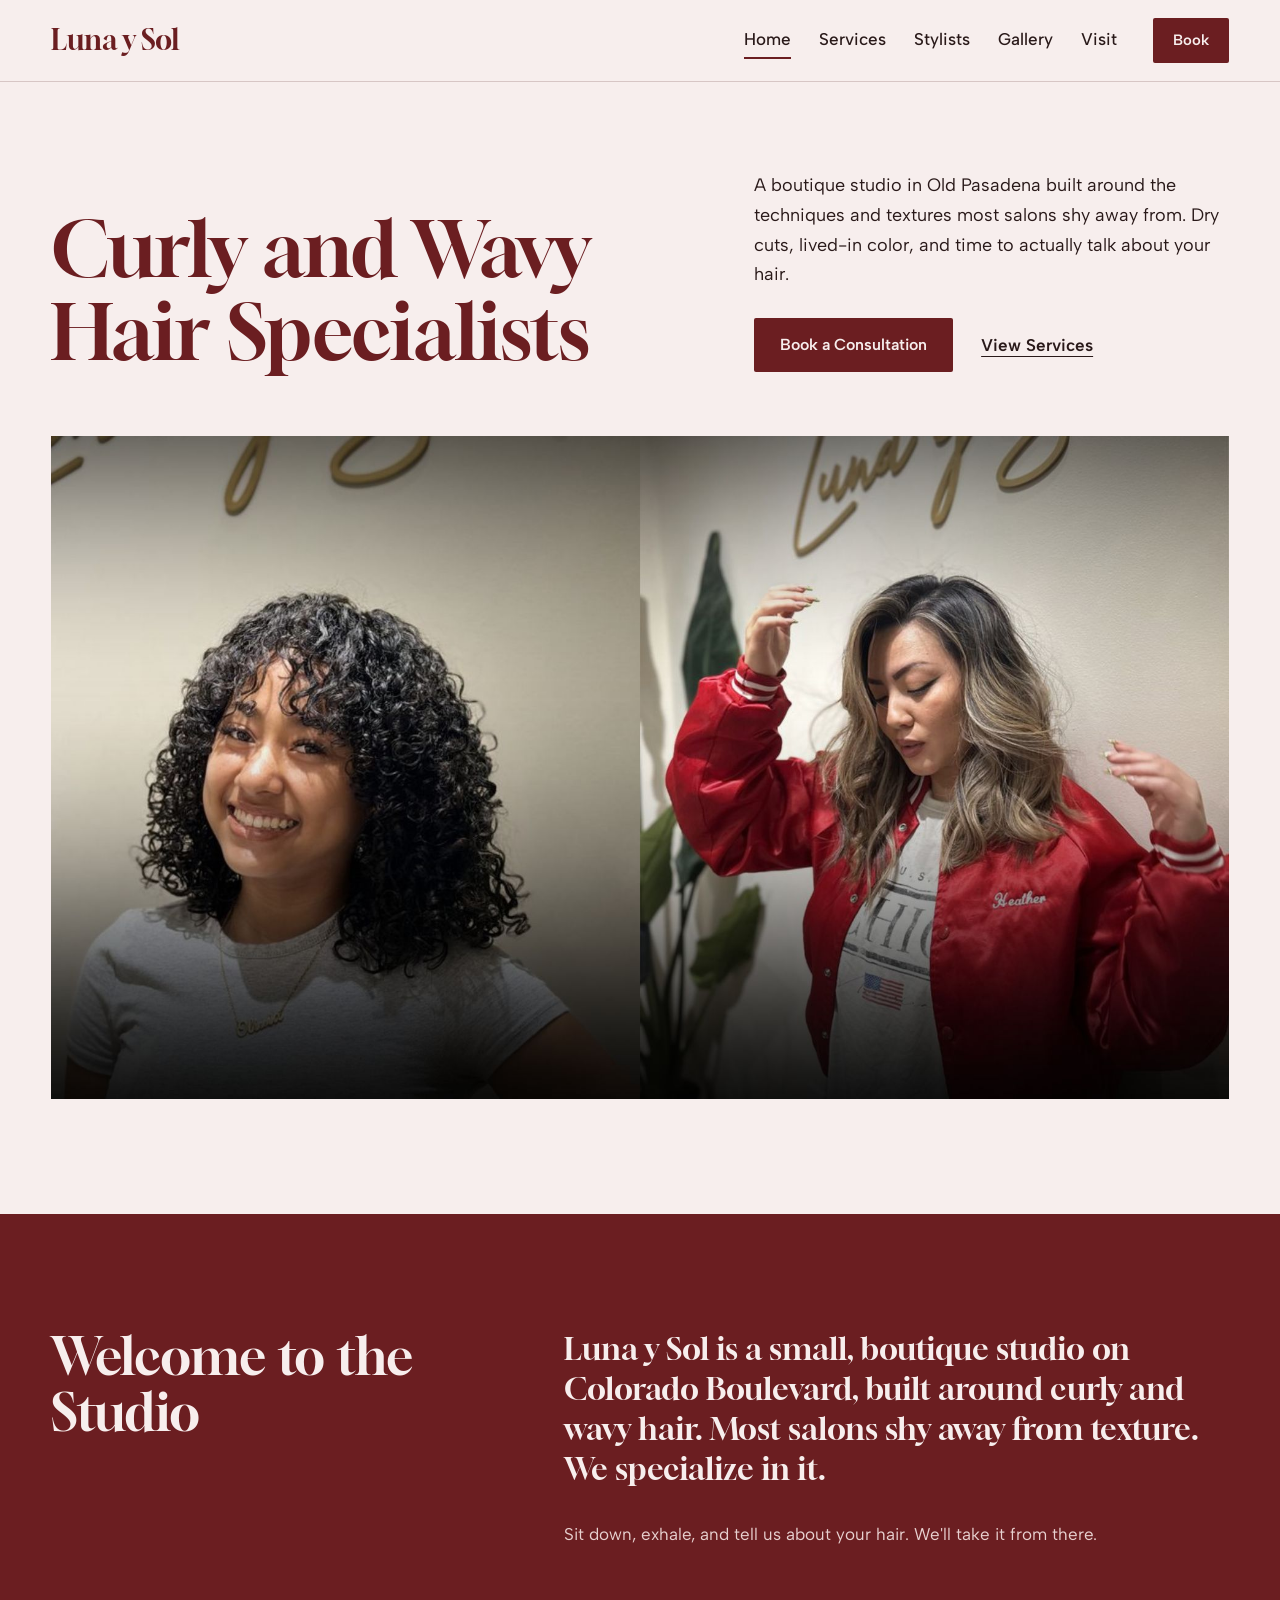
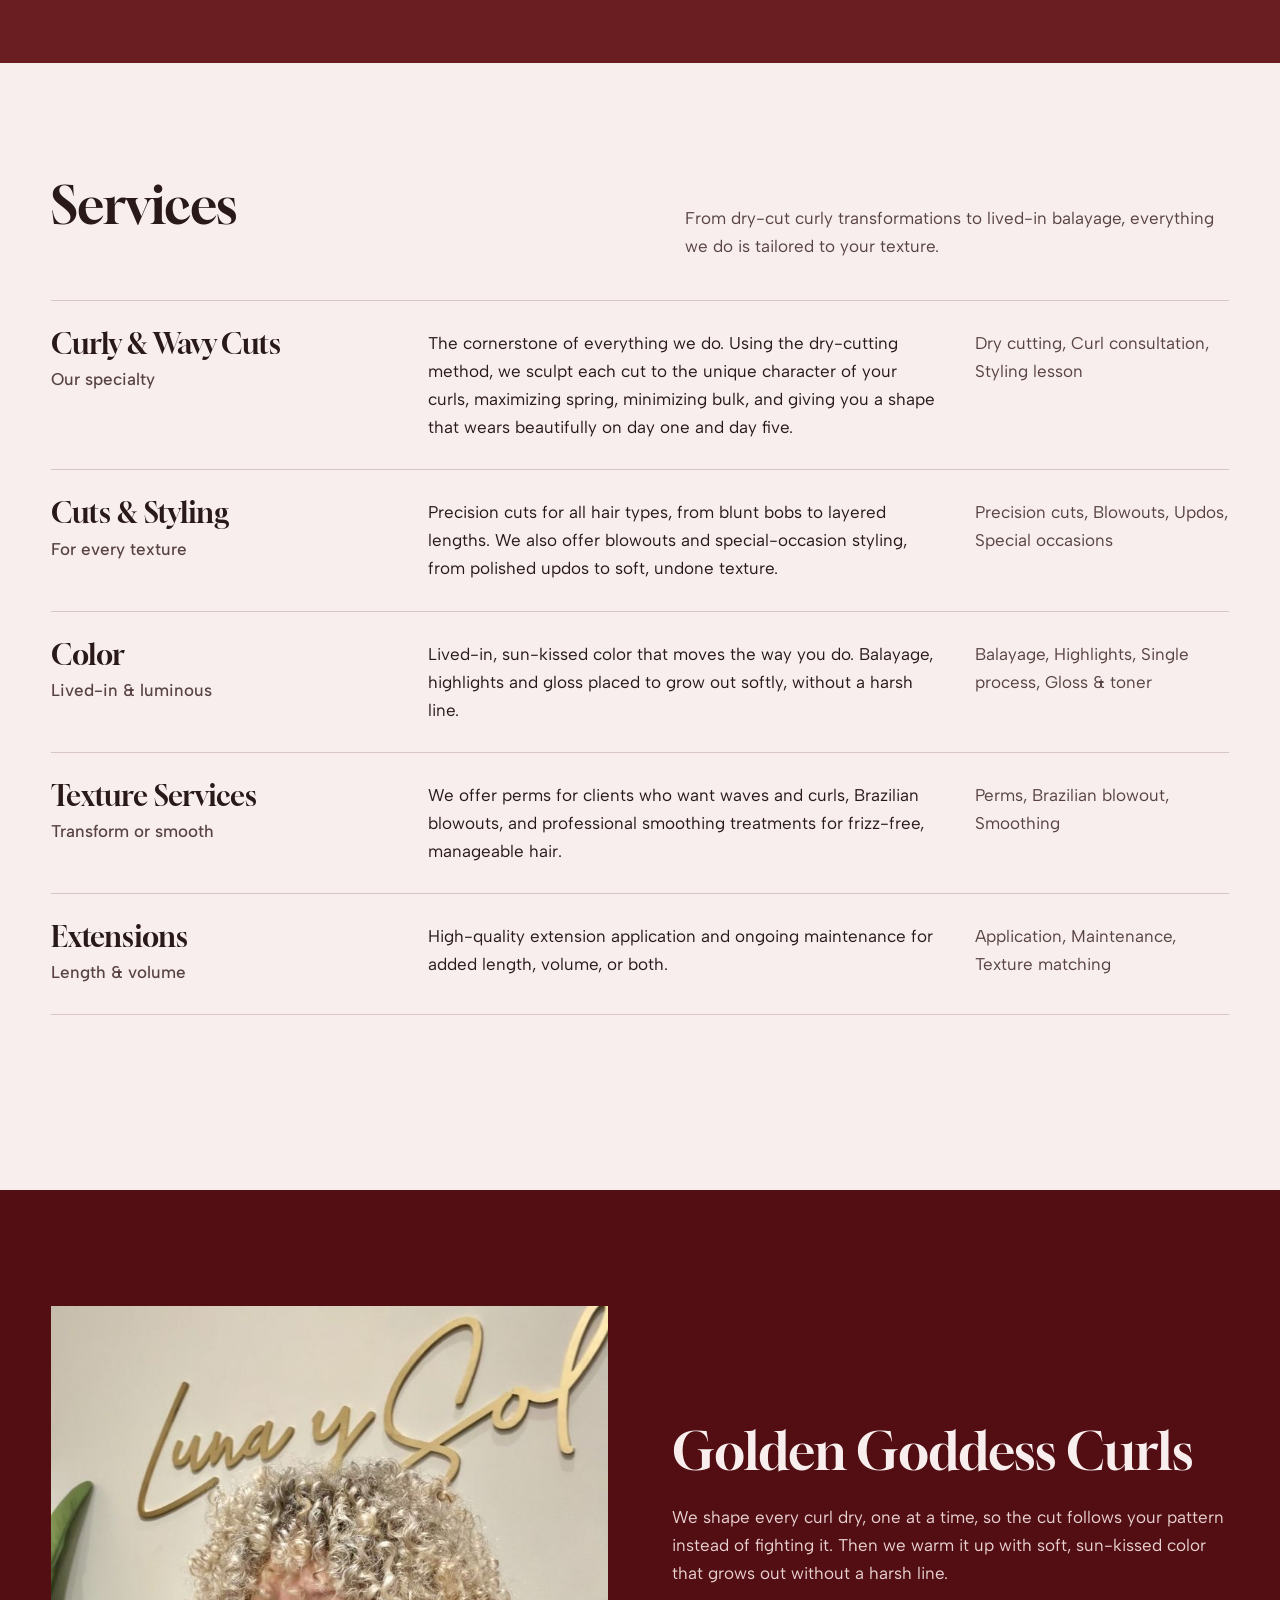
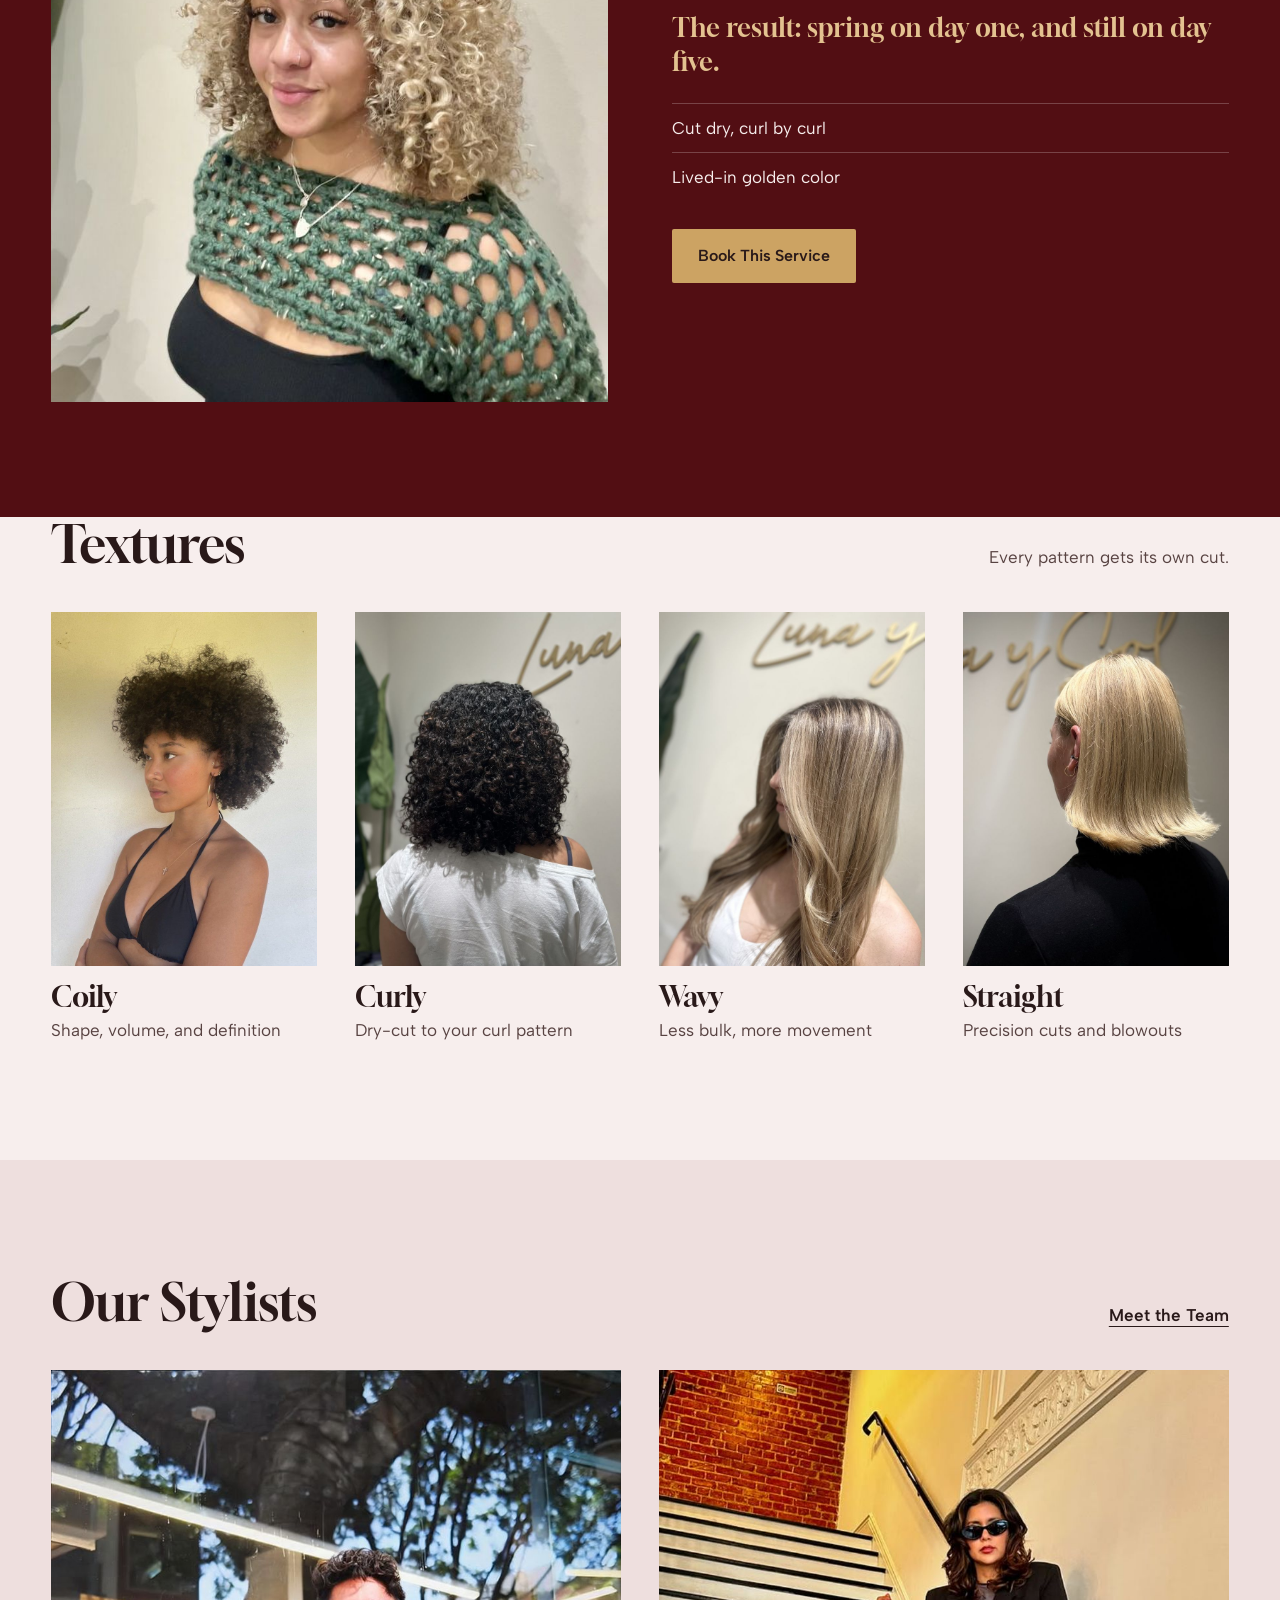
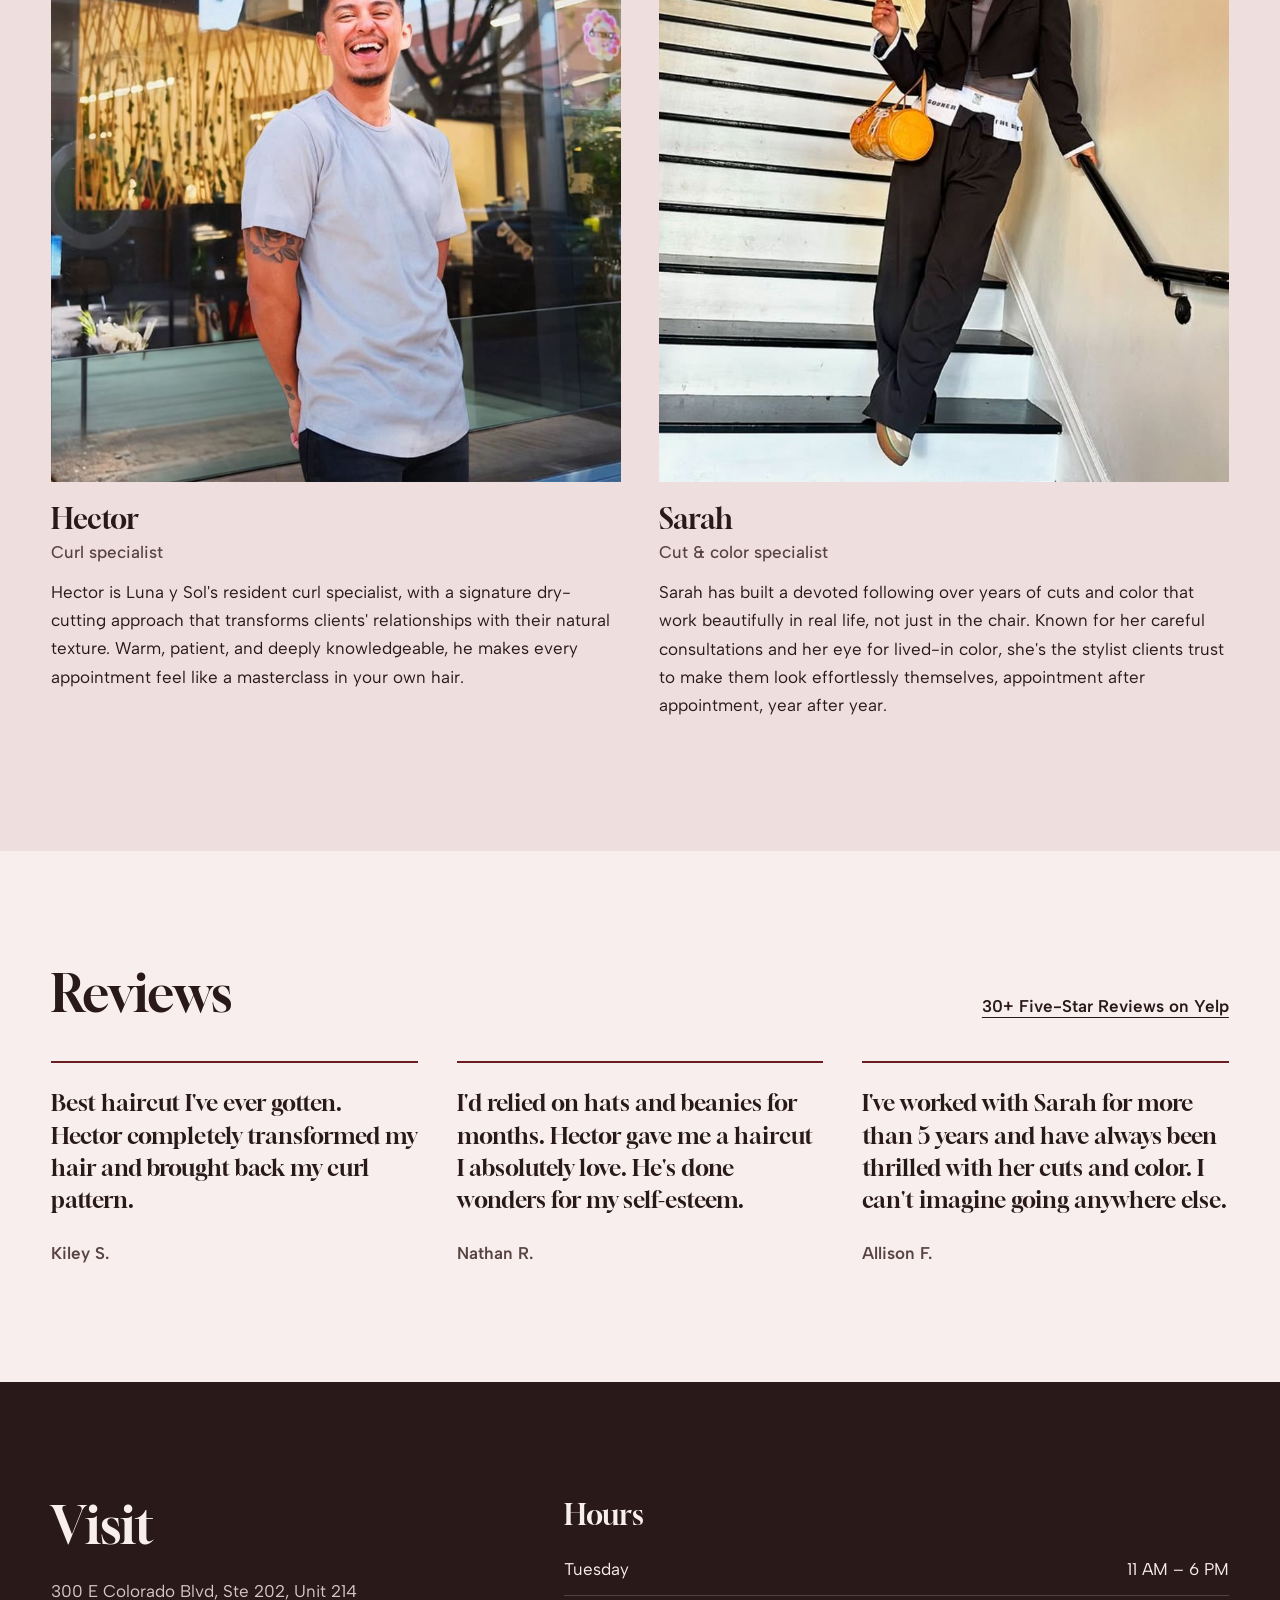
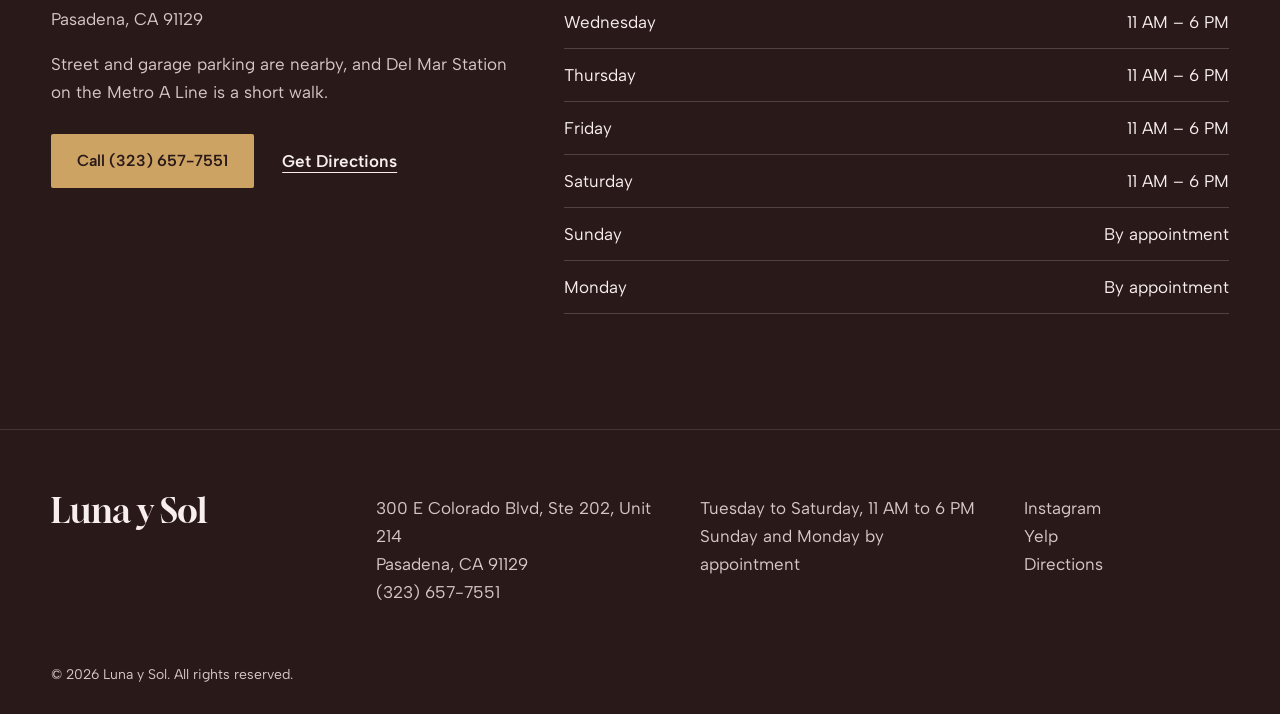
<file: index.html>
<!doctype html>
<html lang="en">
<head>
<meta charset="utf-8">
<meta name="viewport" content="width=device-width, initial-scale=1">
<title>Luna y Sol | Curly & Wavy Hair Specialists in Pasadena, CA</title>
<meta name="description" content="Boutique hair studio in Old Pasadena. Curly and wavy cuts, lived-in color, texture services and extensions.">
<link rel="preconnect" href="https://fonts.googleapis.com">
<link rel="preconnect" href="https://fonts.gstatic.com" crossorigin>
<link href="https://fonts.googleapis.com/css2?family=Albert+Sans:wght@400;500;600&family=Gloock&display=swap" rel="stylesheet">
<link rel="stylesheet" href="styles.css">
</head>
<body>
<a class="skip" href="#main">Skip to content</a>
<header class="site-head">
  <a class="mark" href="index.html">Luna y Sol</a>
  <nav class="nav" aria-label="Main"><a href="index.html" aria-current="page">Home</a>
<a href="services.html">Services</a>
<a href="stylists.html">Stylists</a>
<a href="gallery.html">Gallery</a>
<a href="visit.html">Visit</a></nav>
  <a class="btn btn-sm" href="visit.html#book">Book</a>
  <details class="menu">
    <summary>Menu</summary>
    <nav aria-label="Mobile"><a href="index.html" aria-current="page">Home</a>
<a href="services.html">Services</a>
<a href="stylists.html">Stylists</a>
<a href="gallery.html">Gallery</a>
<a href="visit.html">Visit</a><a href="visit.html#book">Book</a></nav>
  </details>
</header>
<main id="main">
<section class="hero">
  <div class="wrap hero-text" data-r>
    <h1>Curly and Wavy Hair Specialists</h1>
    <div>
      <p>A boutique studio in Old Pasadena built around the techniques and textures most salons shy away from. Dry cuts, lived-in color, and time to actually talk about your hair.</p>
      <div class="actions">
        <a class="btn" href="visit.html#book">Book a Consultation</a>
        <a class="text-link" href="services.html">View Services</a>
      </div>
    </div>
  </div>
  <figure class="wrap hero-photo" data-r>
    <img src="images/hero-image.jpg" alt="Two Luna y Sol clients under the gold script sign" fetchpriority="high">
  </figure>
</section>

<section class="welcome">
  <div class="wrap split" data-r>
    <h2>Welcome to the Studio</h2>
    <div>
      <p class="lead">Luna y Sol is a small, boutique studio on Colorado Boulevard, built around curly and wavy hair. Most salons shy away from texture. We specialize in it.</p>
      <p>Sit down, exhale, and tell us about your hair. We'll take it from there.</p>
    </div>
  </div>
</section>

<section class="services wrap">
  <div class="sec-head" data-r>
    <h2>Services</h2>
    <p>From dry-cut curly transformations to lived-in balayage, everything we do is tailored to your texture.</p>
  </div>
  <ul class="svc-rows">
    <li data-r>
      <div><h3>Curly & Wavy Cuts</h3><p class="sub">Our specialty</p></div>
      <p>The cornerstone of everything we do. Using the dry-cutting method, we sculpt each cut to the unique character of your curls, maximizing spring, minimizing bulk, and giving you a shape that wears beautifully on day one and day five.</p>
      <p class="items">Dry cutting, Curl consultation, Styling lesson</p>
    </li>
<li data-r>
      <div><h3>Cuts & Styling</h3><p class="sub">For every texture</p></div>
      <p>Precision cuts for all hair types, from blunt bobs to layered lengths. We also offer blowouts and special-occasion styling, from polished updos to soft, undone texture.</p>
      <p class="items">Precision cuts, Blowouts, Updos, Special occasions</p>
    </li>
<li data-r>
      <div><h3>Color</h3><p class="sub">Lived-in & luminous</p></div>
      <p>Lived-in, sun-kissed color that moves the way you do. Balayage, highlights and gloss placed to grow out softly, without a harsh line.</p>
      <p class="items">Balayage, Highlights, Single process, Gloss & toner</p>
    </li>
<li data-r>
      <div><h3>Texture Services</h3><p class="sub">Transform or smooth</p></div>
      <p>We offer perms for clients who want waves and curls, Brazilian blowouts, and professional smoothing treatments for frizz-free, manageable hair.</p>
      <p class="items">Perms, Brazilian blowout, Smoothing</p>
    </li>
<li data-r>
      <div><h3>Extensions</h3><p class="sub">Length & volume</p></div>
      <p>High-quality extension application and ongoing maintenance for added length, volume, or both.</p>
      <p class="items">Application, Maintenance, Texture matching</p>
    </li>
  </ul>
  <p class="after" data-r><a class="text-link" href="services.html">All Services and Pricing</a></p>
</section>

<section class="signature">
  <div class="wrap split-media">
    <figure data-r><img src="images/photo16.jpg" alt="Golden blonde spiral curls under the studio sign" loading="lazy"></figure>
    <div data-r>
      <h2>Golden Goddess Curls</h2>
      <p>We shape every curl dry, one at a time, so the cut follows your pattern instead of fighting it. Then we warm it up with soft, sun-kissed color that grows out without a harsh line.</p>
      <p class="result">The result: spring on day one, and still on day five.</p>
      <ul class="plain"><li>Cut dry, curl by curl</li><li>Lived-in golden color</li></ul>
      <a class="btn btn-brass" href="visit.html#book">Book This Service</a>
    </div>
  </div>
</section>

<section class="textures wrap">
  <div class="sec-head" data-r><h2>Textures</h2><p>Every pattern gets its own cut.</p></div>
  <div class="grid-4">
    <figure data-r>
      <img src="images/photo4.jpg" alt="Coily hair cut at Luna y Sol" loading="lazy">
      <figcaption><h3>Coily</h3><p>Shape, volume, and definition</p></figcaption>
    </figure>
<figure data-r>
      <img src="images/photo19.jpg" alt="Curly hair cut at Luna y Sol" loading="lazy">
      <figcaption><h3>Curly</h3><p>Dry-cut to your curl pattern</p></figcaption>
    </figure>
<figure data-r>
      <img src="images/photo20.jpg" alt="Wavy hair cut at Luna y Sol" loading="lazy">
      <figcaption><h3>Wavy</h3><p>Less bulk, more movement</p></figcaption>
    </figure>
<figure data-r>
      <img src="images/photo10.jpg" alt="Straight hair cut at Luna y Sol" loading="lazy">
      <figcaption><h3>Straight</h3><p>Precision cuts and blowouts</p></figcaption>
    </figure>
  </div>
</section>

<section class="stylists-home">
  <div class="wrap">
    <div class="sec-head" data-r><h2>Our Stylists</h2><a class="text-link" href="stylists.html">Meet the Team</a></div>
    <div class="grid-2">
      <article class="stylist" data-r>
      <img class="" src="images/hector-photo.jpg" alt="Hector, curl specialist" loading="lazy">
      <h3>Hector</h3>
      <p class="sub">Curl specialist</p>
      <p>Hector is Luna y Sol's resident curl specialist, with a signature dry-cutting approach that transforms clients' relationships with their natural texture. Warm, patient, and deeply knowledgeable, he makes every appointment feel like a masterclass in your own hair.</p>
    </article>
<article class="stylist" data-r>
      <img class="" src="images/sarah-photo.jpg" alt="Sarah, cut & color specialist" loading="lazy">
      <h3>Sarah</h3>
      <p class="sub">Cut & color specialist</p>
      <p>Sarah has built a devoted following over years of cuts and color that work beautifully in real life, not just in the chair. Known for her careful consultations and her eye for lived-in color, she's the stylist clients trust to make them look effortlessly themselves, appointment after appointment, year after year.</p>
    </article>
    </div>
  </div>
</section>

<section class="reviews wrap">
  <div class="sec-head" data-r><h2>Reviews</h2><a class="text-link" href="https://www.yelp.com/biz/luna-y-sol-pasadena">30+ Five-Star Reviews on Yelp</a></div>
  <div class="grid-3"><blockquote data-r><p>Best haircut I've ever gotten. Hector completely transformed my hair and brought back my curl pattern.</p><cite>Kiley S.</cite></blockquote><blockquote data-r><p>I'd relied on hats and beanies for months. Hector gave me a haircut I absolutely love. He's done wonders for my self-esteem.</p><cite>Nathan R.</cite></blockquote><blockquote data-r><p>I've worked with Sarah for more than 5 years and have always been thrilled with her cuts and color. I can't imagine going anywhere else.</p><cite>Allison F.</cite></blockquote></div>
</section>

<section class="visit-home">
  <div class="wrap split" data-r>
    <div>
      <h2>Visit</h2>
      <p>300 E Colorado Blvd, Ste 202, Unit 214<br>Pasadena, CA 91129</p>
      <p>Street and garage parking are nearby, and Del Mar Station on the Metro A Line is a short walk.</p>
      <div class="actions">
        <a class="btn btn-brass" href="tel:+13236577551">Call (323) 657-7551</a>
        <a class="text-link" href="https://www.google.com/maps/dir/?api=1&destination=300+E+Colorado+Blvd+Pasadena+CA">Get Directions</a>
      </div>
    </div>
    <table class="hours"><caption>Hours</caption><tr><th scope="row">Tuesday</th><td>11 AM – 6 PM</td></tr>
<tr><th scope="row">Wednesday</th><td>11 AM – 6 PM</td></tr>
<tr><th scope="row">Thursday</th><td>11 AM – 6 PM</td></tr>
<tr><th scope="row">Friday</th><td>11 AM – 6 PM</td></tr>
<tr><th scope="row">Saturday</th><td>11 AM – 6 PM</td></tr>
<tr><th scope="row">Sunday</th><td>By appointment</td></tr>
<tr><th scope="row">Monday</th><td>By appointment</td></tr></table>
  </div>
</section>
</main>
<footer class="site-foot">
  <div class="wrap foot-grid">
    <p class="foot-mark">Luna y Sol</p>
    <p>300 E Colorado Blvd, Ste 202, Unit 214<br>Pasadena, CA 91129<br><a href="tel:+13236577551">(323) 657-7551</a></p>
    <p>Tuesday to Saturday, 11 AM to 6 PM<br>Sunday and Monday by appointment</p>
    <p><a href="https://www.instagram.com/lunaysol_curllab/">Instagram</a><br><a href="https://www.yelp.com/biz/luna-y-sol-pasadena">Yelp</a><br><a href="https://www.google.com/maps/dir/?api=1&destination=300+E+Colorado+Blvd+Pasadena+CA">Directions</a></p>
  </div>
  <p class="wrap copy">&copy; 2026 Luna y Sol. All rights reserved.</p>
</footer>
<script>
(function(){
  var d=document.documentElement;
  if(!('IntersectionObserver' in window)||matchMedia('(prefers-reduced-motion: reduce)').matches||/static/.test(location.search))return;
  d.classList.add('rv');
  var io=new IntersectionObserver(function(es){es.forEach(function(e){if(e.isIntersecting){e.target.classList.add('in');io.unobserve(e.target);}});},{rootMargin:'0px 0px -6% 0px',threshold:0.06});
  document.querySelectorAll('[data-r]').forEach(function(el){io.observe(el);});
})();
</script>
</body>
</html>
</file>
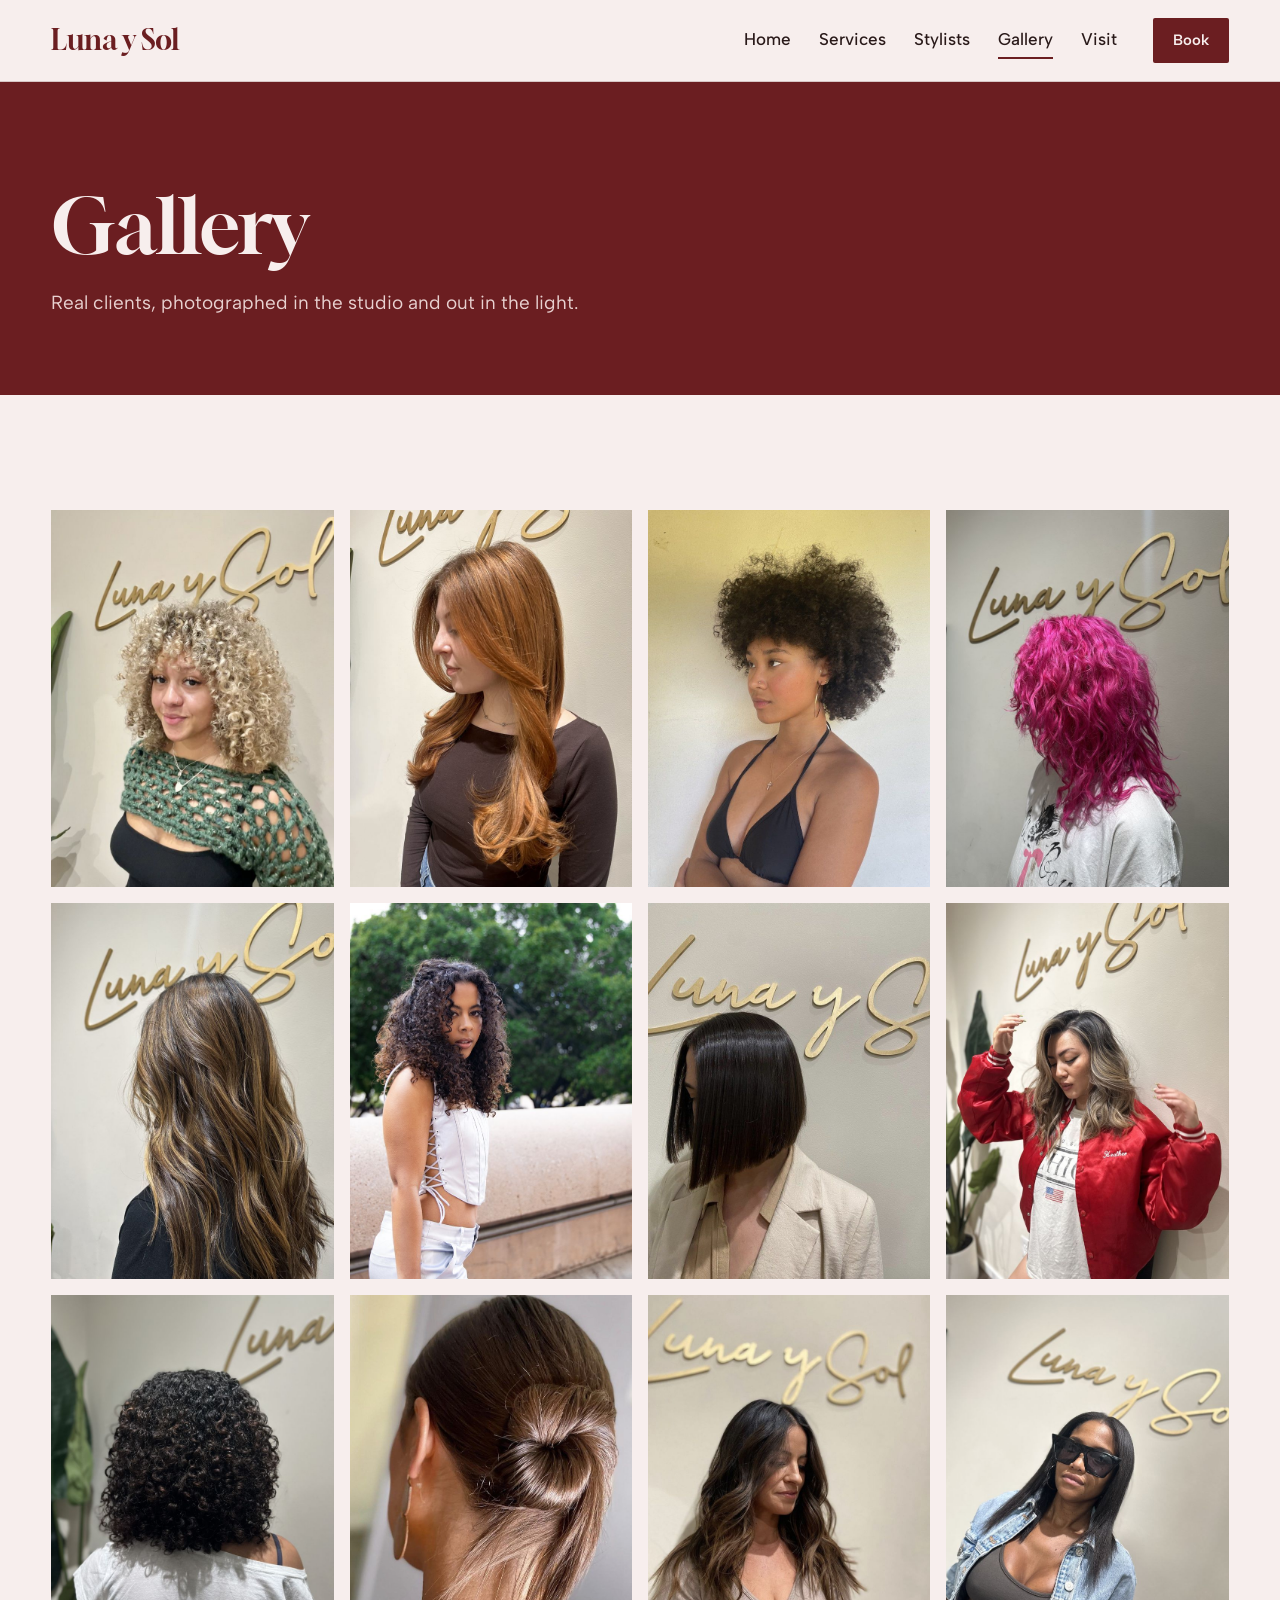
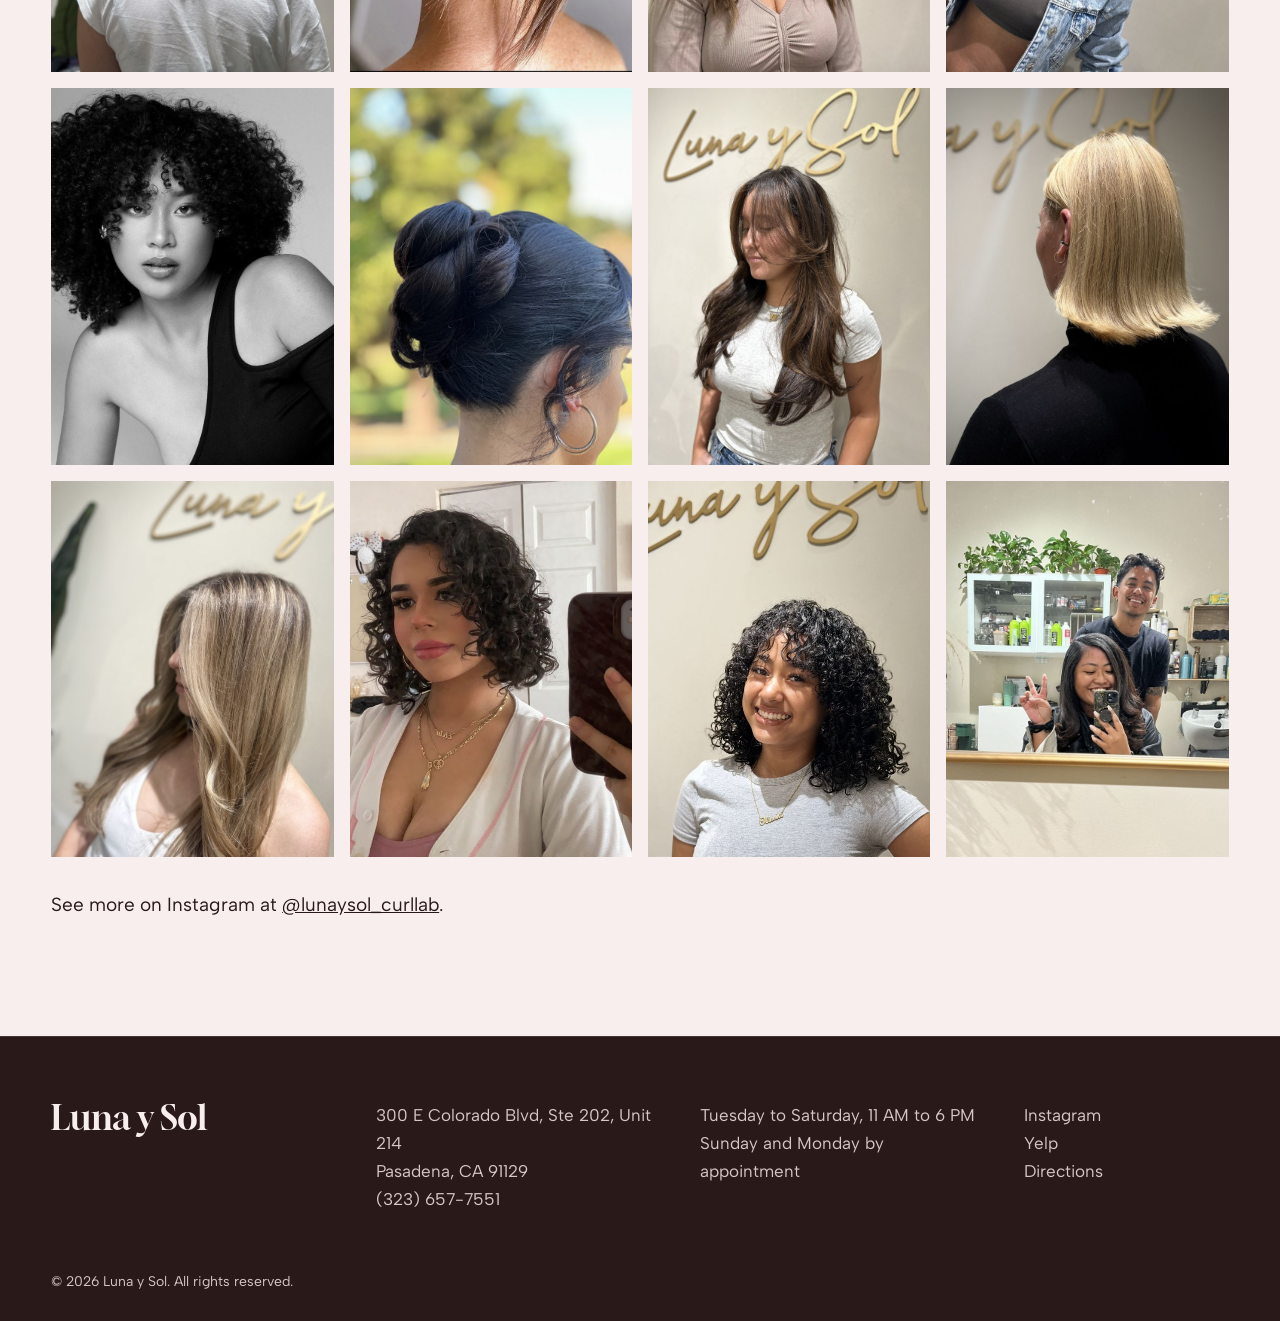
<file: gallery.html>
<!doctype html>
<html lang="en">
<head>
<meta charset="utf-8">
<meta name="viewport" content="width=device-width, initial-scale=1">
<title>Gallery | Luna y Sol</title>
<meta name="description" content="Boutique hair studio in Old Pasadena. Curly and wavy cuts, lived-in color, texture services and extensions.">
<link rel="preconnect" href="https://fonts.googleapis.com">
<link rel="preconnect" href="https://fonts.gstatic.com" crossorigin>
<link href="https://fonts.googleapis.com/css2?family=Albert+Sans:wght@400;500;600&family=Gloock&display=swap" rel="stylesheet">
<link rel="stylesheet" href="styles.css">
</head>
<body>
<a class="skip" href="#main">Skip to content</a>
<header class="site-head">
  <a class="mark" href="index.html">Luna y Sol</a>
  <nav class="nav" aria-label="Main"><a href="index.html">Home</a>
<a href="services.html">Services</a>
<a href="stylists.html">Stylists</a>
<a href="gallery.html" aria-current="page">Gallery</a>
<a href="visit.html">Visit</a></nav>
  <a class="btn btn-sm" href="visit.html#book">Book</a>
  <details class="menu">
    <summary>Menu</summary>
    <nav aria-label="Mobile"><a href="index.html">Home</a>
<a href="services.html">Services</a>
<a href="stylists.html">Stylists</a>
<a href="gallery.html" aria-current="page">Gallery</a>
<a href="visit.html">Visit</a><a href="visit.html#book">Book</a></nav>
  </details>
</header>
<main id="main">
<section class="page-head">
  <div class="wrap" data-r>
    <h1>Gallery</h1>
    <p>Real clients, photographed in the studio and out in the light.</p>
  </div>
</section>
<div class="wrap gallery">
<figure data-r><img src="images/photo16.jpg" alt="Blonde spiral curls under the gold Luna y Sol sign" loading="lazy"></figure>
<figure data-r><img src="images/photo12.jpg" alt="Long copper layers with soft face-framing" loading="lazy"></figure>
<figure data-r><img src="images/photo4.jpg" alt="Rounded coily shape, natural texture" loading="lazy"></figure>
<figure data-r><img src="images/photo14.jpg" alt="Vivid magenta waves" loading="lazy"></figure>
<figure data-r><img src="images/photo18.jpg" alt="Lived-in brunette balayage" loading="lazy"></figure>
<figure data-r><img src="images/photo2.jpg" alt="Defined curls photographed outdoors" loading="lazy"></figure>
<figure data-r><img src="images/photo15.jpg" alt="Glossy blunt bob" loading="lazy"></figure>
<figure data-r><img src="images/photo3.jpg" alt="Bronde waves with curtain fringe" loading="lazy"></figure>
<figure data-r><img src="images/photo19.jpg" alt="Dense curly cut from behind" loading="lazy"></figure>
<figure data-r><img src="images/photo11.jpg" alt="Low sculpted bun" loading="lazy"></figure>
<figure data-r><img src="images/photo5.jpg" alt="Dark chocolate waves" loading="lazy"></figure>
<figure data-r><img src="images/photo13.jpg" alt="Sleek long straight hair" loading="lazy"></figure>
<figure data-r><img src="images/photo1.jpg" alt="Black and white portrait of full curls" loading="lazy"></figure>
<figure data-r><img src="images/photo17.jpg" alt="Twisted updo with pins" loading="lazy"></figure>
<figure data-r><img src="images/photo6.jpg" alt="Long layers with curtain bangs" loading="lazy"></figure>
<figure data-r><img src="images/photo10.jpg" alt="Platinum blunt bob from behind" loading="lazy"></figure>
<figure data-r><img src="images/photo20.jpg" alt="Soft blonde ribbons of color" loading="lazy"></figure>
<figure data-r><img src="images/photo7.jpg" alt="Curly bob mirror selfie" loading="lazy"></figure>
<figure data-r><img src="images/photo9.jpg" alt="Smiling client with shoulder-length curls" loading="lazy"></figure>
<figure data-r><img src="images/photo8.jpg" alt="Hector and a client in the studio mirror" loading="lazy"></figure>
</div>
<p class="wrap gal-more" data-r>See more on Instagram at <a href="https://www.instagram.com/lunaysol_curllab/">@lunaysol_curllab</a>.</p>
</main>
<footer class="site-foot">
  <div class="wrap foot-grid">
    <p class="foot-mark">Luna y Sol</p>
    <p>300 E Colorado Blvd, Ste 202, Unit 214<br>Pasadena, CA 91129<br><a href="tel:+13236577551">(323) 657-7551</a></p>
    <p>Tuesday to Saturday, 11 AM to 6 PM<br>Sunday and Monday by appointment</p>
    <p><a href="https://www.instagram.com/lunaysol_curllab/">Instagram</a><br><a href="https://www.yelp.com/biz/luna-y-sol-pasadena">Yelp</a><br><a href="https://www.google.com/maps/dir/?api=1&destination=300+E+Colorado+Blvd+Pasadena+CA">Directions</a></p>
  </div>
  <p class="wrap copy">&copy; 2026 Luna y Sol. All rights reserved.</p>
</footer>
<script>
(function(){
  var d=document.documentElement;
  if(!('IntersectionObserver' in window)||matchMedia('(prefers-reduced-motion: reduce)').matches||/static/.test(location.search))return;
  d.classList.add('rv');
  var io=new IntersectionObserver(function(es){es.forEach(function(e){if(e.isIntersecting){e.target.classList.add('in');io.unobserve(e.target);}});},{rootMargin:'0px 0px -6% 0px',threshold:0.06});
  document.querySelectorAll('[data-r]').forEach(function(el){io.observe(el);});
})();
</script>
</body>
</html>
</file>
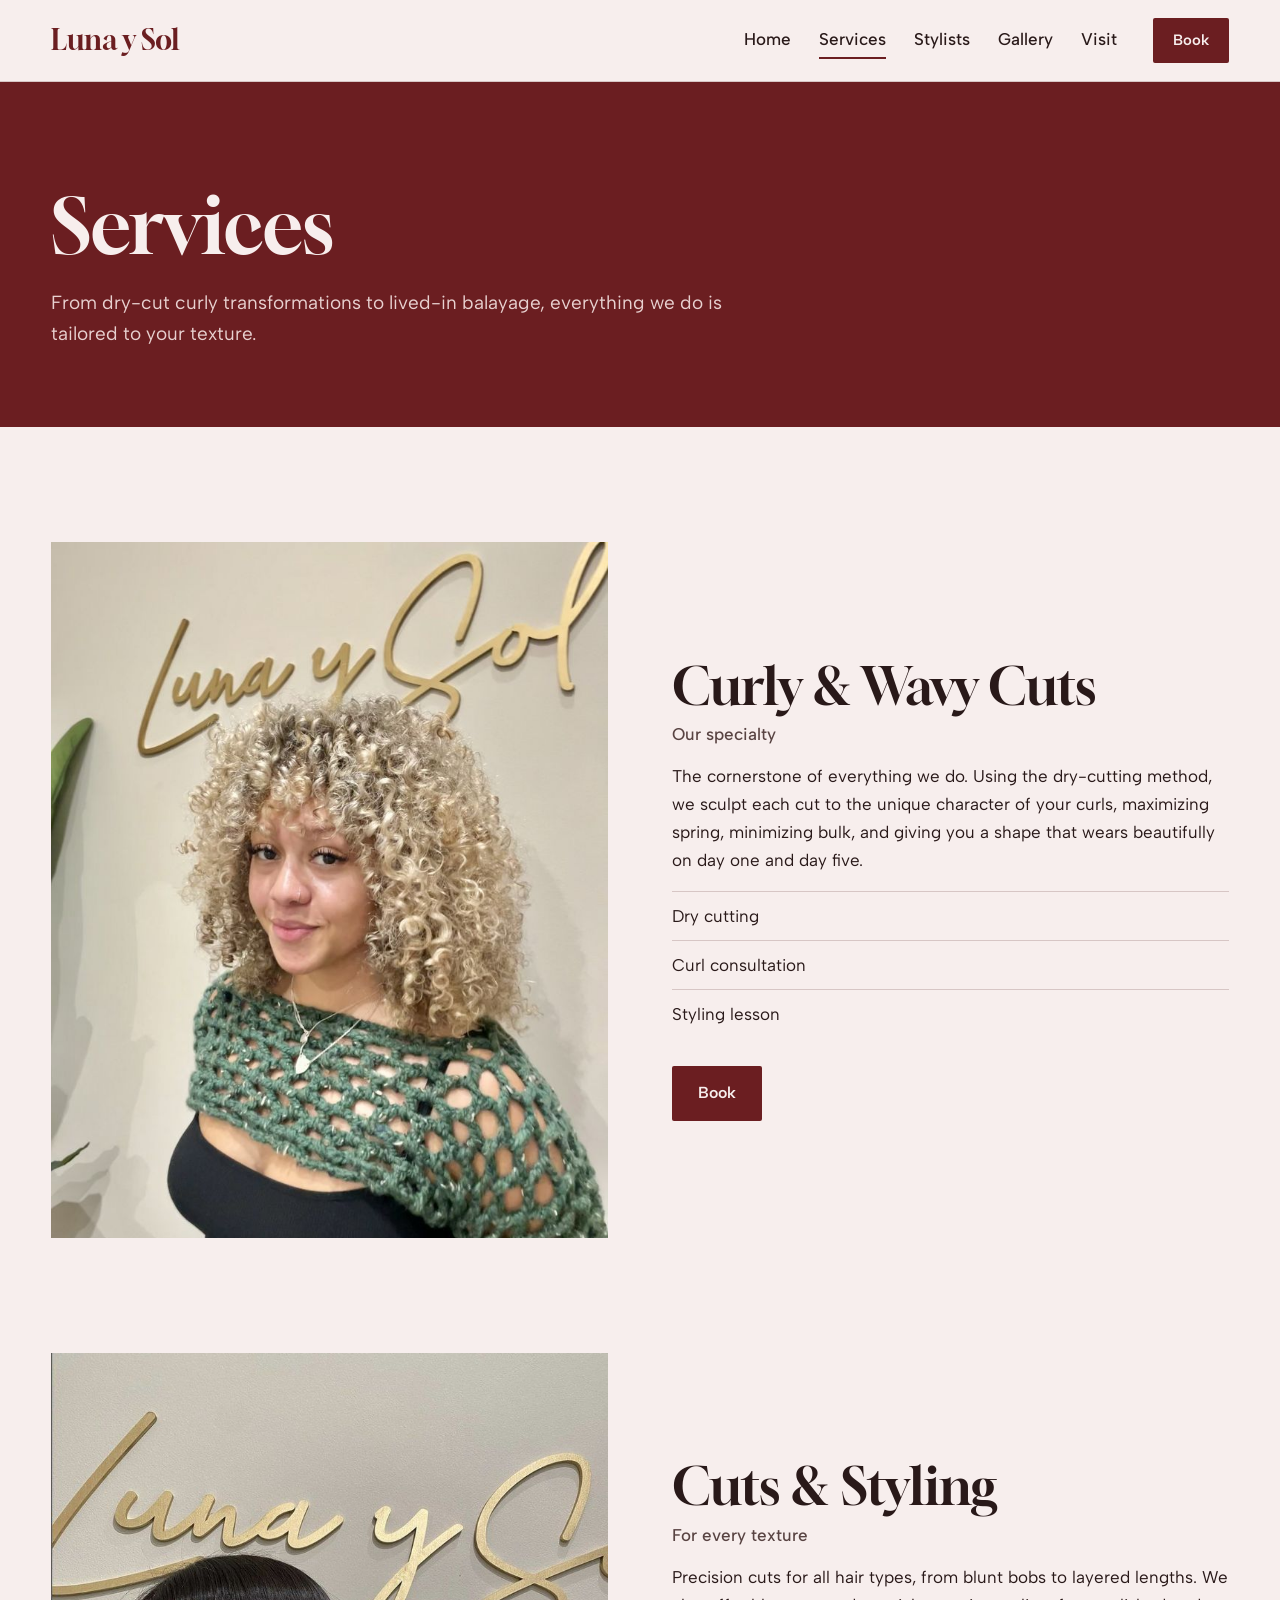
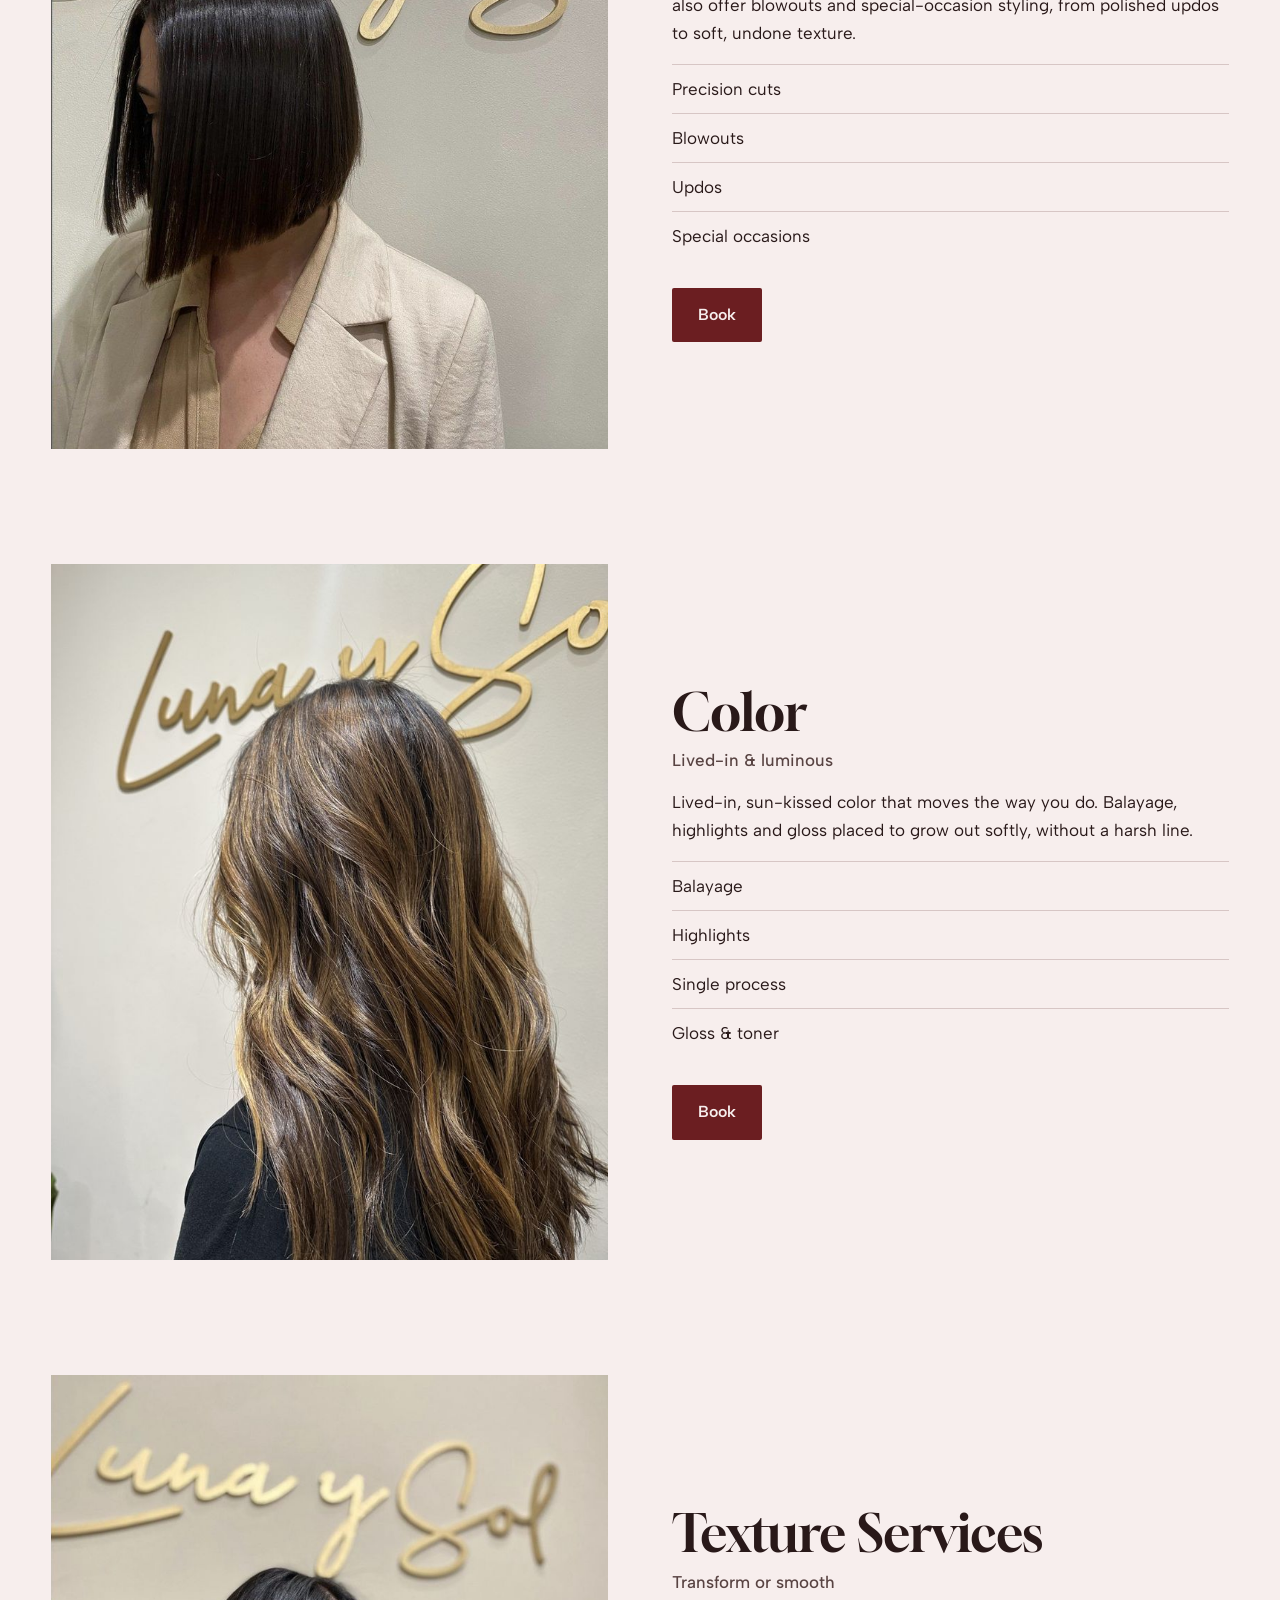
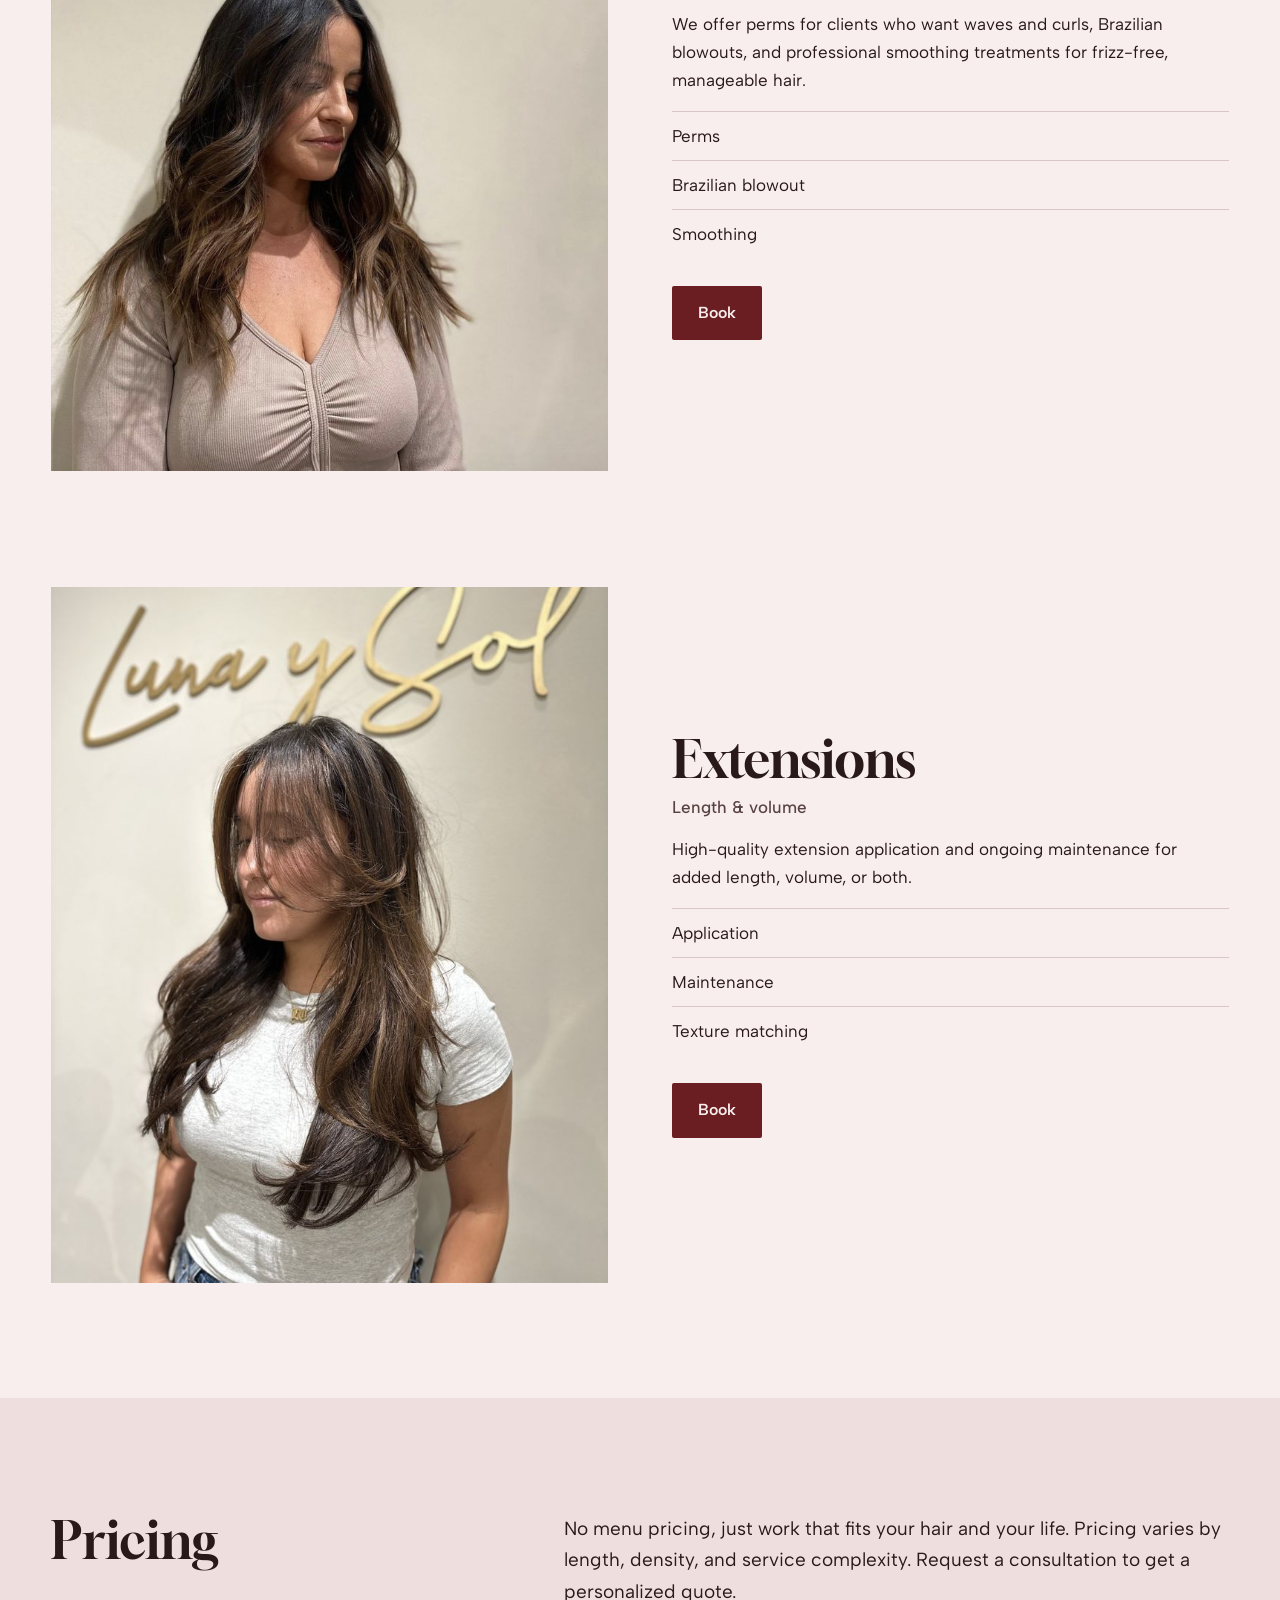
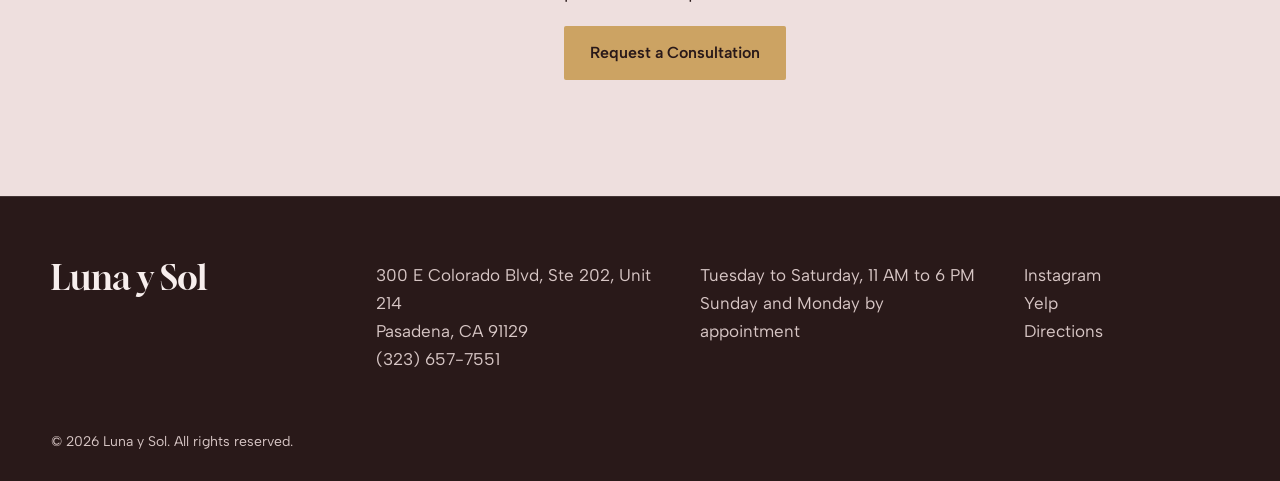
<file: services.html>
<!doctype html>
<html lang="en">
<head>
<meta charset="utf-8">
<meta name="viewport" content="width=device-width, initial-scale=1">
<title>Services | Luna y Sol</title>
<meta name="description" content="Boutique hair studio in Old Pasadena. Curly and wavy cuts, lived-in color, texture services and extensions.">
<link rel="preconnect" href="https://fonts.googleapis.com">
<link rel="preconnect" href="https://fonts.gstatic.com" crossorigin>
<link href="https://fonts.googleapis.com/css2?family=Albert+Sans:wght@400;500;600&family=Gloock&display=swap" rel="stylesheet">
<link rel="stylesheet" href="styles.css">
</head>
<body>
<a class="skip" href="#main">Skip to content</a>
<header class="site-head">
  <a class="mark" href="index.html">Luna y Sol</a>
  <nav class="nav" aria-label="Main"><a href="index.html">Home</a>
<a href="services.html" aria-current="page">Services</a>
<a href="stylists.html">Stylists</a>
<a href="gallery.html">Gallery</a>
<a href="visit.html">Visit</a></nav>
  <a class="btn btn-sm" href="visit.html#book">Book</a>
  <details class="menu">
    <summary>Menu</summary>
    <nav aria-label="Mobile"><a href="index.html">Home</a>
<a href="services.html" aria-current="page">Services</a>
<a href="stylists.html">Stylists</a>
<a href="gallery.html">Gallery</a>
<a href="visit.html">Visit</a><a href="visit.html#book">Book</a></nav>
  </details>
</header>
<main id="main">
<section class="page-head">
  <div class="wrap" data-r>
    <h1>Services</h1>
    <p>From dry-cut curly transformations to lived-in balayage, everything we do is tailored to your texture.</p>
  </div>
</section>
<div class="wrap svc-list">
<article class="svc split-media" id="curly">
  <figure data-r><img src="images/photo16.jpg" alt="Curly & Wavy Cuts example" loading="lazy"></figure>
  <div data-r>
    <h2>Curly & Wavy Cuts</h2>
    <p class="sub">Our specialty</p>
    <p>The cornerstone of everything we do. Using the dry-cutting method, we sculpt each cut to the unique character of your curls, maximizing spring, minimizing bulk, and giving you a shape that wears beautifully on day one and day five.</p>
    <ul class="plain"><li>Dry cutting</li><li>Curl consultation</li><li>Styling lesson</li></ul>
    <a class="btn" href="visit.html#book">Book</a>
  </div>
</article>
<article class="svc split-media" id="cuts">
  <figure data-r><img src="images/photo15.jpg" alt="Cuts & Styling example" loading="lazy"></figure>
  <div data-r>
    <h2>Cuts & Styling</h2>
    <p class="sub">For every texture</p>
    <p>Precision cuts for all hair types, from blunt bobs to layered lengths. We also offer blowouts and special-occasion styling, from polished updos to soft, undone texture.</p>
    <ul class="plain"><li>Precision cuts</li><li>Blowouts</li><li>Updos</li><li>Special occasions</li></ul>
    <a class="btn" href="visit.html#book">Book</a>
  </div>
</article>
<article class="svc split-media" id="color">
  <figure data-r><img src="images/photo18.jpg" alt="Color example" loading="lazy"></figure>
  <div data-r>
    <h2>Color</h2>
    <p class="sub">Lived-in & luminous</p>
    <p>Lived-in, sun-kissed color that moves the way you do. Balayage, highlights and gloss placed to grow out softly, without a harsh line.</p>
    <ul class="plain"><li>Balayage</li><li>Highlights</li><li>Single process</li><li>Gloss & toner</li></ul>
    <a class="btn" href="visit.html#book">Book</a>
  </div>
</article>
<article class="svc split-media" id="texture">
  <figure data-r><img src="images/photo5.jpg" alt="Texture Services example" loading="lazy"></figure>
  <div data-r>
    <h2>Texture Services</h2>
    <p class="sub">Transform or smooth</p>
    <p>We offer perms for clients who want waves and curls, Brazilian blowouts, and professional smoothing treatments for frizz-free, manageable hair.</p>
    <ul class="plain"><li>Perms</li><li>Brazilian blowout</li><li>Smoothing</li></ul>
    <a class="btn" href="visit.html#book">Book</a>
  </div>
</article>
<article class="svc split-media" id="extensions">
  <figure data-r><img src="images/photo6.jpg" alt="Extensions example" loading="lazy"></figure>
  <div data-r>
    <h2>Extensions</h2>
    <p class="sub">Length & volume</p>
    <p>High-quality extension application and ongoing maintenance for added length, volume, or both.</p>
    <ul class="plain"><li>Application</li><li>Maintenance</li><li>Texture matching</li></ul>
    <a class="btn" href="visit.html#book">Book</a>
  </div>
</article>
</div>
<section class="pricing">
  <div class="wrap split" data-r>
    <h2>Pricing</h2>
    <div><p>No menu pricing, just work that fits your hair and your life. Pricing varies by length, density, and service complexity. Request a consultation to get a personalized quote.</p><a class="btn btn-brass" href="visit.html#book">Request a Consultation</a></div>
  </div>
</section>
</main>
<footer class="site-foot">
  <div class="wrap foot-grid">
    <p class="foot-mark">Luna y Sol</p>
    <p>300 E Colorado Blvd, Ste 202, Unit 214<br>Pasadena, CA 91129<br><a href="tel:+13236577551">(323) 657-7551</a></p>
    <p>Tuesday to Saturday, 11 AM to 6 PM<br>Sunday and Monday by appointment</p>
    <p><a href="https://www.instagram.com/lunaysol_curllab/">Instagram</a><br><a href="https://www.yelp.com/biz/luna-y-sol-pasadena">Yelp</a><br><a href="https://www.google.com/maps/dir/?api=1&destination=300+E+Colorado+Blvd+Pasadena+CA">Directions</a></p>
  </div>
  <p class="wrap copy">&copy; 2026 Luna y Sol. All rights reserved.</p>
</footer>
<script>
(function(){
  var d=document.documentElement;
  if(!('IntersectionObserver' in window)||matchMedia('(prefers-reduced-motion: reduce)').matches||/static/.test(location.search))return;
  d.classList.add('rv');
  var io=new IntersectionObserver(function(es){es.forEach(function(e){if(e.isIntersecting){e.target.classList.add('in');io.unobserve(e.target);}});},{rootMargin:'0px 0px -6% 0px',threshold:0.06});
  document.querySelectorAll('[data-r]').forEach(function(el){io.observe(el);});
})();
</script>
</body>
</html>
</file>
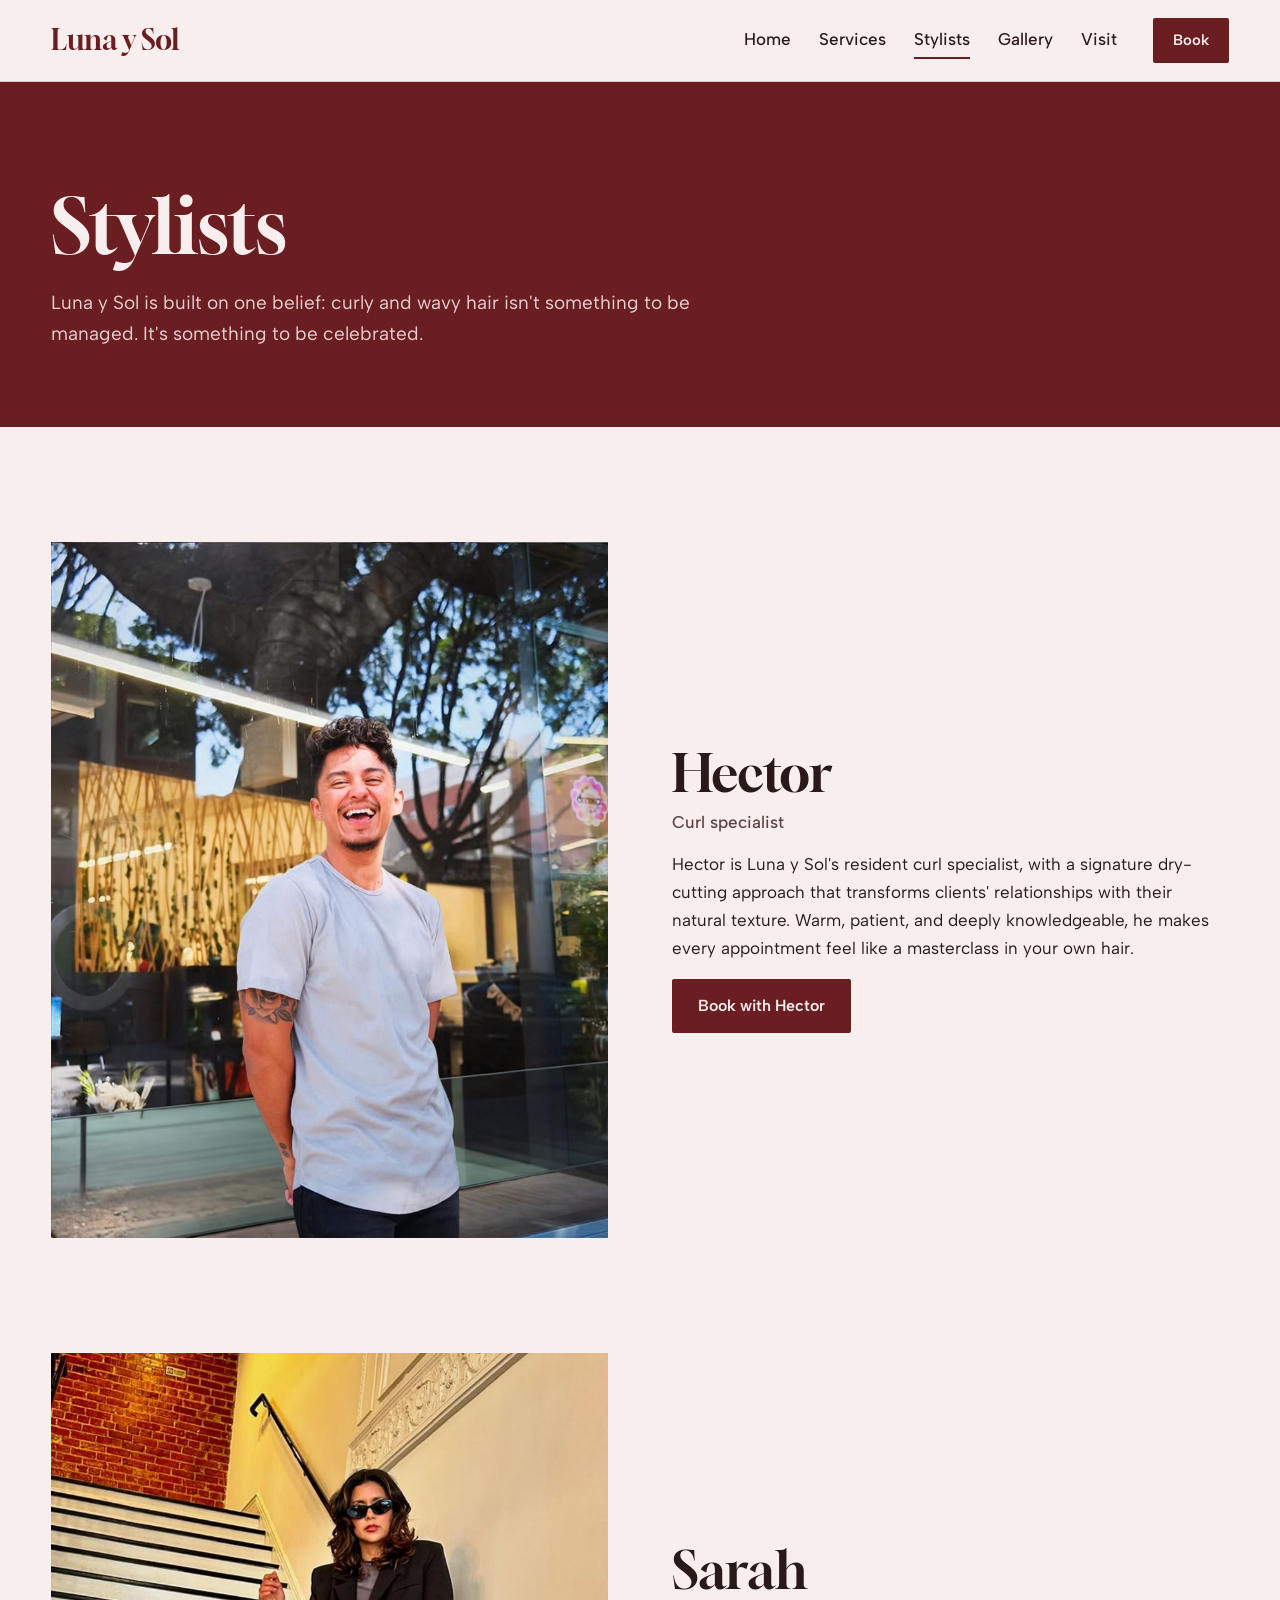
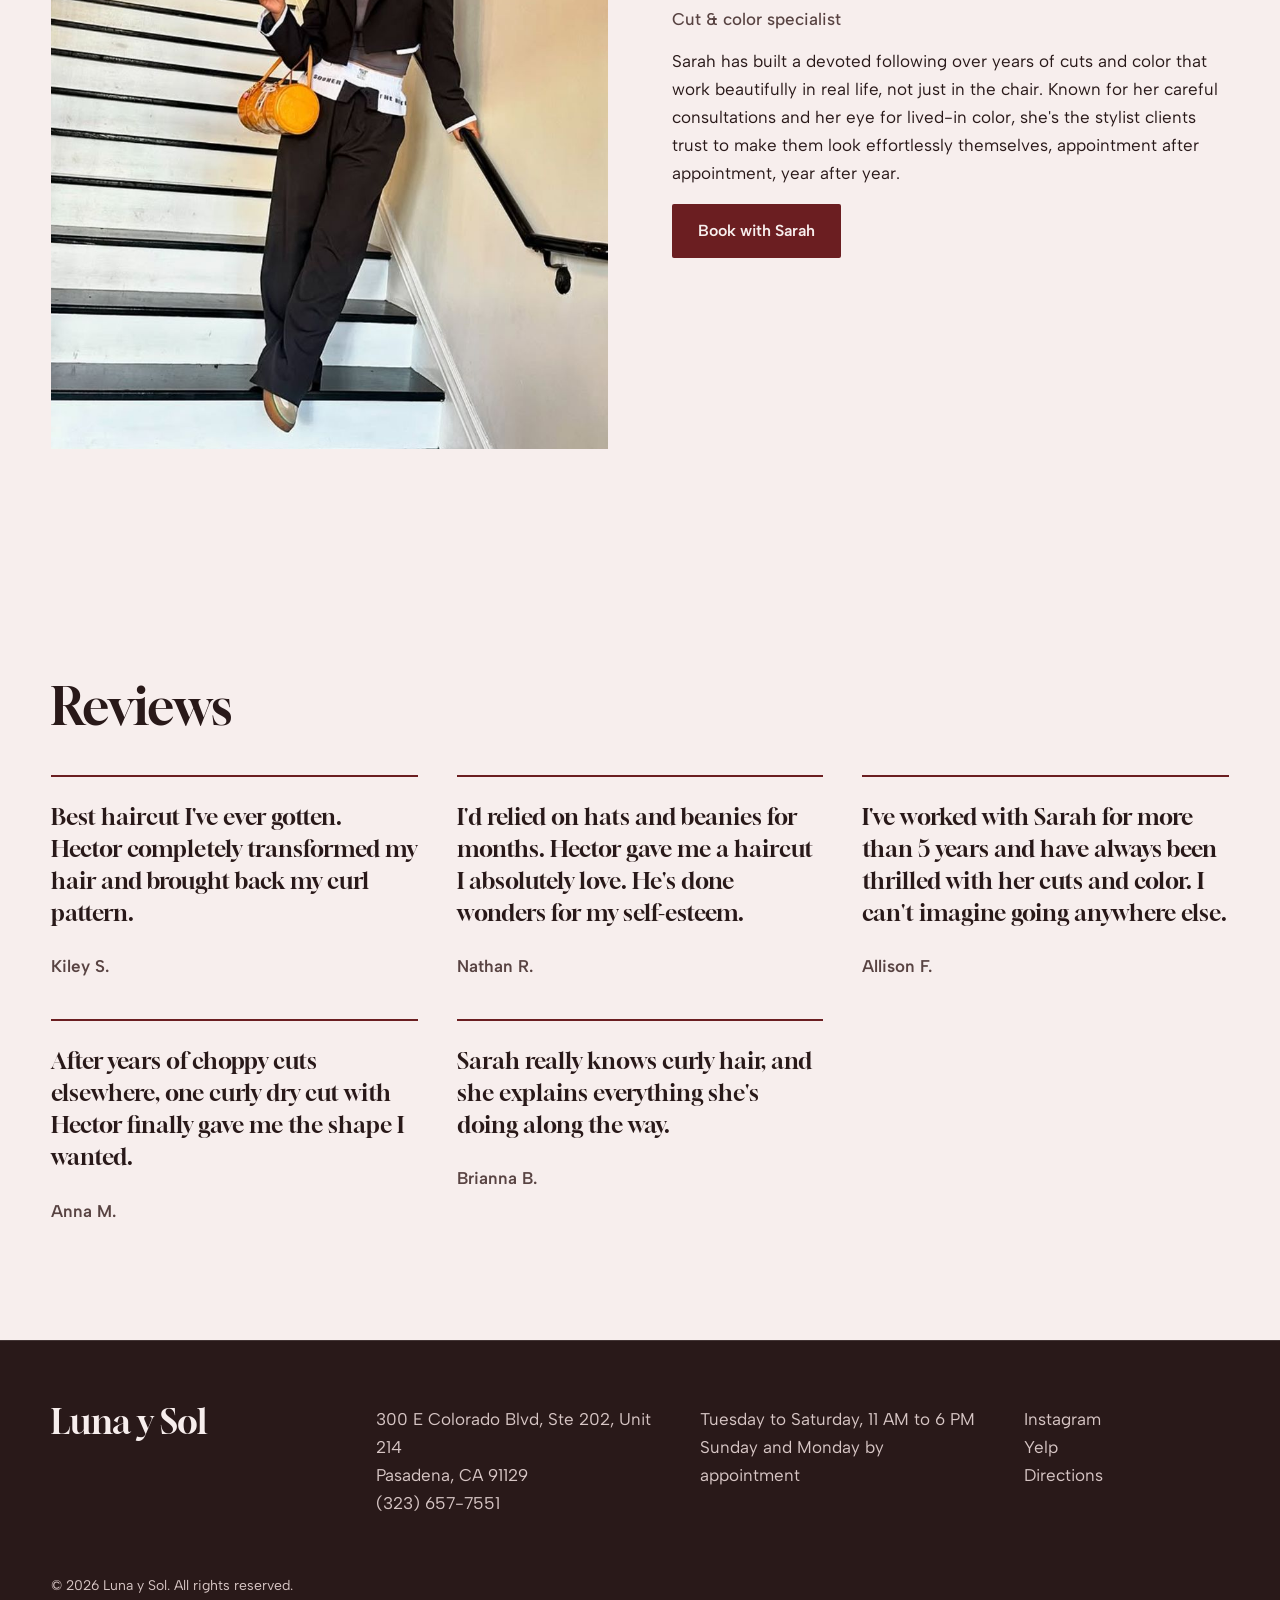
<file: stylists.html>
<!doctype html>
<html lang="en">
<head>
<meta charset="utf-8">
<meta name="viewport" content="width=device-width, initial-scale=1">
<title>Stylists | Luna y Sol</title>
<meta name="description" content="Boutique hair studio in Old Pasadena. Curly and wavy cuts, lived-in color, texture services and extensions.">
<link rel="preconnect" href="https://fonts.googleapis.com">
<link rel="preconnect" href="https://fonts.gstatic.com" crossorigin>
<link href="https://fonts.googleapis.com/css2?family=Albert+Sans:wght@400;500;600&family=Gloock&display=swap" rel="stylesheet">
<link rel="stylesheet" href="styles.css">
</head>
<body>
<a class="skip" href="#main">Skip to content</a>
<header class="site-head">
  <a class="mark" href="index.html">Luna y Sol</a>
  <nav class="nav" aria-label="Main"><a href="index.html">Home</a>
<a href="services.html">Services</a>
<a href="stylists.html" aria-current="page">Stylists</a>
<a href="gallery.html">Gallery</a>
<a href="visit.html">Visit</a></nav>
  <a class="btn btn-sm" href="visit.html#book">Book</a>
  <details class="menu">
    <summary>Menu</summary>
    <nav aria-label="Mobile"><a href="index.html">Home</a>
<a href="services.html">Services</a>
<a href="stylists.html" aria-current="page">Stylists</a>
<a href="gallery.html">Gallery</a>
<a href="visit.html">Visit</a><a href="visit.html#book">Book</a></nav>
  </details>
</header>
<main id="main">
<section class="page-head">
  <div class="wrap" data-r>
    <h1>Stylists</h1>
    <p>Luna y Sol is built on one belief: curly and wavy hair isn't something to be managed. It's something to be celebrated.</p>
  </div>
</section>
<div class="wrap svc-list"><article class="svc split-media">
  <figure data-r><img class="" src="images/hector-photo.jpg" alt="Hector, curl specialist" loading="lazy"></figure>
  <div data-r>
    <h2>Hector</h2>
    <p class="sub">Curl specialist</p>
    <p>Hector is Luna y Sol's resident curl specialist, with a signature dry-cutting approach that transforms clients' relationships with their natural texture. Warm, patient, and deeply knowledgeable, he makes every appointment feel like a masterclass in your own hair.</p>
    <a class="btn" href="visit.html#book">Book with Hector</a>
  </div>
</article>
<article class="svc split-media">
  <figure data-r><img class="" src="images/sarah-photo.jpg" alt="Sarah, cut & color specialist" loading="lazy"></figure>
  <div data-r>
    <h2>Sarah</h2>
    <p class="sub">Cut & color specialist</p>
    <p>Sarah has built a devoted following over years of cuts and color that work beautifully in real life, not just in the chair. Known for her careful consultations and her eye for lived-in color, she's the stylist clients trust to make them look effortlessly themselves, appointment after appointment, year after year.</p>
    <a class="btn" href="visit.html#book">Book with Sarah</a>
  </div>
</article></div>
<section class="reviews wrap">
  <div class="sec-head" data-r><h2>Reviews</h2></div>
  <div class="grid-3"><blockquote data-r><p>Best haircut I've ever gotten. Hector completely transformed my hair and brought back my curl pattern.</p><cite>Kiley S.</cite></blockquote><blockquote data-r><p>I'd relied on hats and beanies for months. Hector gave me a haircut I absolutely love. He's done wonders for my self-esteem.</p><cite>Nathan R.</cite></blockquote><blockquote data-r><p>I've worked with Sarah for more than 5 years and have always been thrilled with her cuts and color. I can't imagine going anywhere else.</p><cite>Allison F.</cite></blockquote><blockquote data-r><p>After years of choppy cuts elsewhere, one curly dry cut with Hector finally gave me the shape I wanted.</p><cite>Anna M.</cite></blockquote><blockquote data-r><p>Sarah really knows curly hair, and she explains everything she's doing along the way.</p><cite>Brianna B.</cite></blockquote></div>
</section>
</main>
<footer class="site-foot">
  <div class="wrap foot-grid">
    <p class="foot-mark">Luna y Sol</p>
    <p>300 E Colorado Blvd, Ste 202, Unit 214<br>Pasadena, CA 91129<br><a href="tel:+13236577551">(323) 657-7551</a></p>
    <p>Tuesday to Saturday, 11 AM to 6 PM<br>Sunday and Monday by appointment</p>
    <p><a href="https://www.instagram.com/lunaysol_curllab/">Instagram</a><br><a href="https://www.yelp.com/biz/luna-y-sol-pasadena">Yelp</a><br><a href="https://www.google.com/maps/dir/?api=1&destination=300+E+Colorado+Blvd+Pasadena+CA">Directions</a></p>
  </div>
  <p class="wrap copy">&copy; 2026 Luna y Sol. All rights reserved.</p>
</footer>
<script>
(function(){
  var d=document.documentElement;
  if(!('IntersectionObserver' in window)||matchMedia('(prefers-reduced-motion: reduce)').matches||/static/.test(location.search))return;
  d.classList.add('rv');
  var io=new IntersectionObserver(function(es){es.forEach(function(e){if(e.isIntersecting){e.target.classList.add('in');io.unobserve(e.target);}});},{rootMargin:'0px 0px -6% 0px',threshold:0.06});
  document.querySelectorAll('[data-r]').forEach(function(el){io.observe(el);});
})();
</script>
</body>
</html>
</file>
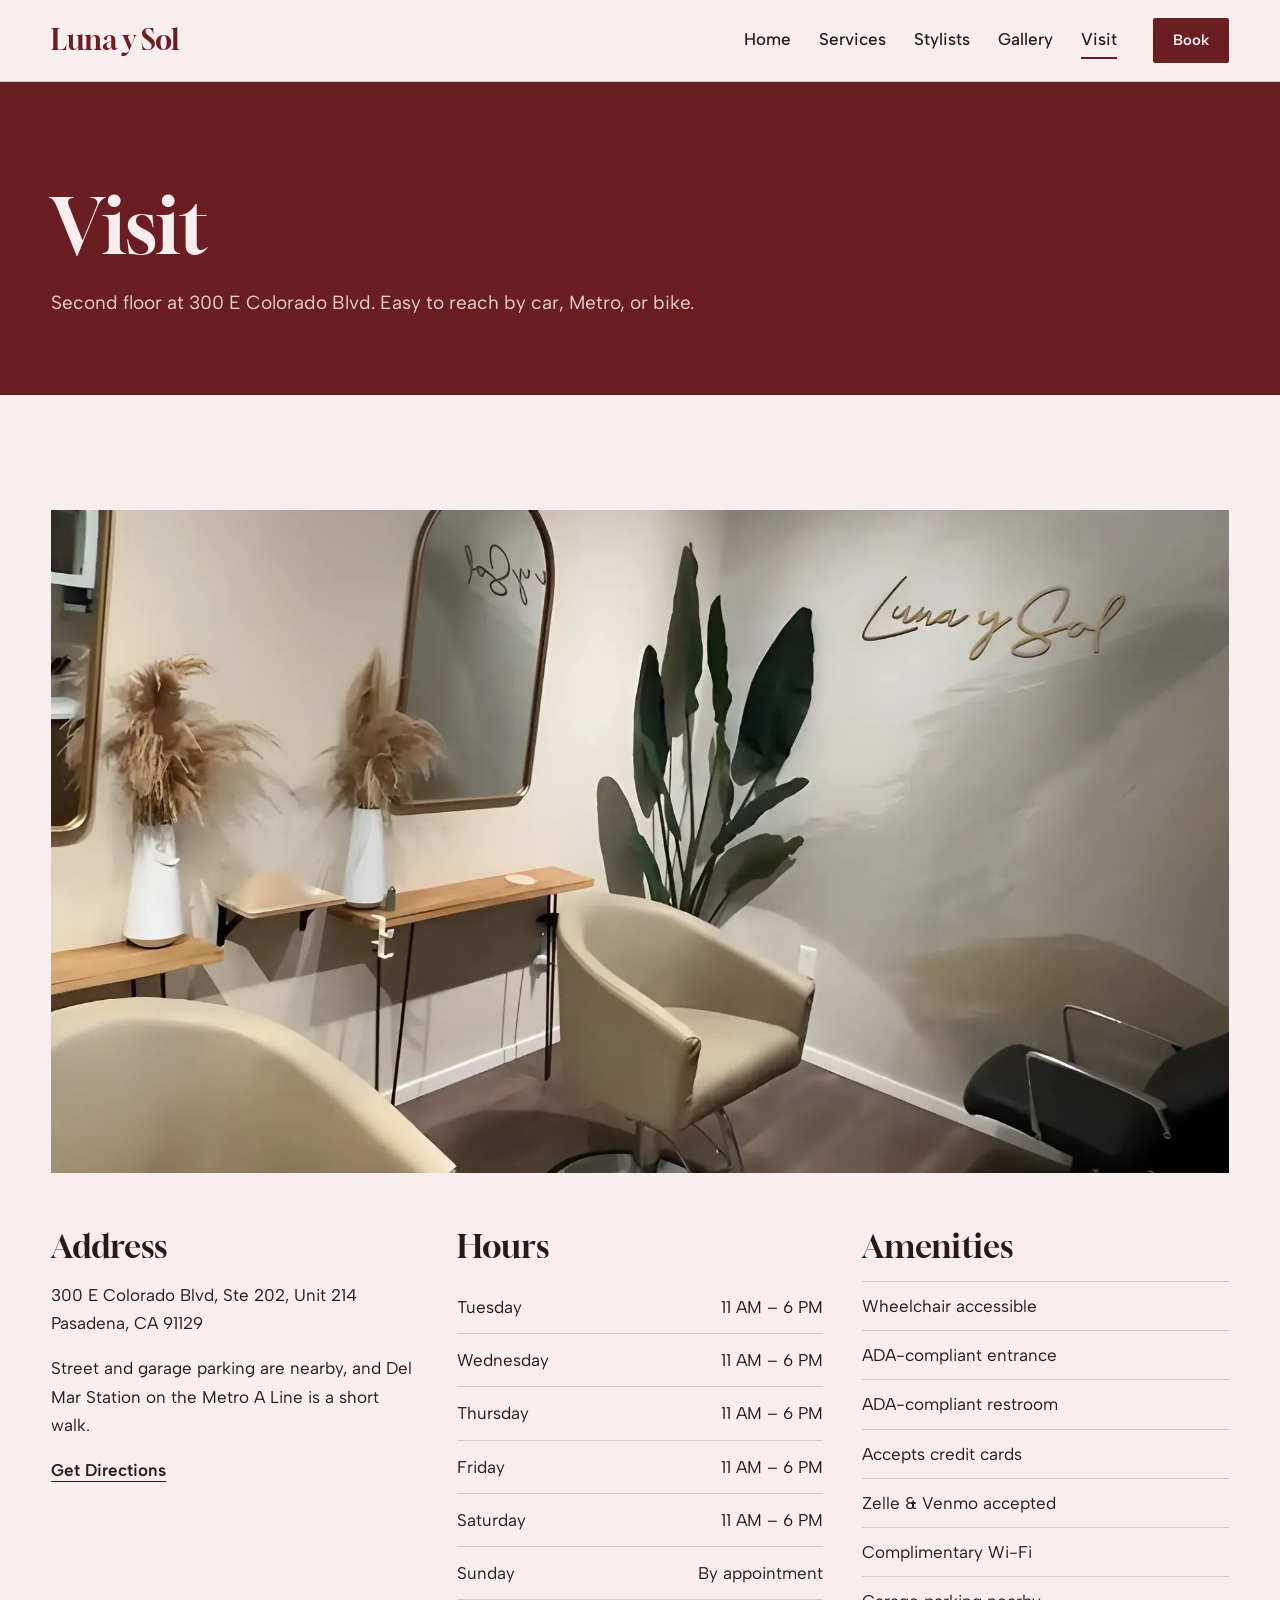
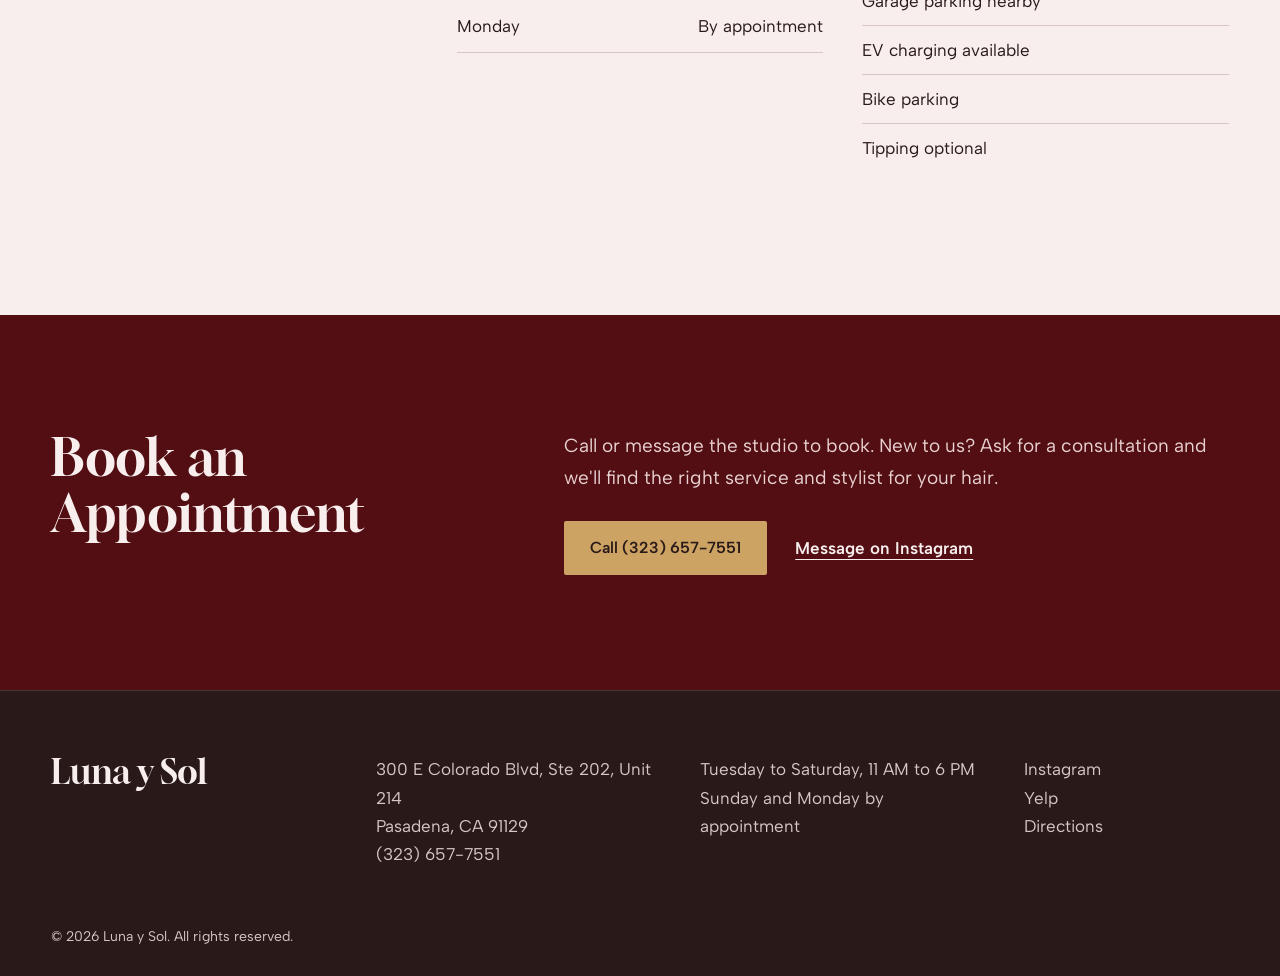
<file: visit.html>
<!doctype html>
<html lang="en">
<head>
<meta charset="utf-8">
<meta name="viewport" content="width=device-width, initial-scale=1">
<title>Visit | Luna y Sol</title>
<meta name="description" content="Boutique hair studio in Old Pasadena. Curly and wavy cuts, lived-in color, texture services and extensions.">
<link rel="preconnect" href="https://fonts.googleapis.com">
<link rel="preconnect" href="https://fonts.gstatic.com" crossorigin>
<link href="https://fonts.googleapis.com/css2?family=Albert+Sans:wght@400;500;600&family=Gloock&display=swap" rel="stylesheet">
<link rel="stylesheet" href="styles.css">
</head>
<body>
<a class="skip" href="#main">Skip to content</a>
<header class="site-head">
  <a class="mark" href="index.html">Luna y Sol</a>
  <nav class="nav" aria-label="Main"><a href="index.html">Home</a>
<a href="services.html">Services</a>
<a href="stylists.html">Stylists</a>
<a href="gallery.html">Gallery</a>
<a href="visit.html" aria-current="page">Visit</a></nav>
  <a class="btn btn-sm" href="visit.html#book">Book</a>
  <details class="menu">
    <summary>Menu</summary>
    <nav aria-label="Mobile"><a href="index.html">Home</a>
<a href="services.html">Services</a>
<a href="stylists.html">Stylists</a>
<a href="gallery.html">Gallery</a>
<a href="visit.html" aria-current="page">Visit</a><a href="visit.html#book">Book</a></nav>
  </details>
</header>
<main id="main">
<section class="page-head">
  <div class="wrap" data-r>
    <h1>Visit</h1>
    <p>Second floor at 300 E Colorado Blvd. Easy to reach by car, Metro, or bike.</p>
  </div>
</section>
<section class="wrap visit-page">
  <figure class="visit-photo" data-r><img src="images/salon-interior.jpg" alt="Inside the studio: styling chairs, arched mirror and the gold sign" loading="lazy"></figure>
  <div class="grid-3 visit-cols">
    <div data-r>
      <h2>Address</h2>
      <p>300 E Colorado Blvd, Ste 202, Unit 214<br>Pasadena, CA 91129</p>
      <p>Street and garage parking are nearby, and Del Mar Station on the Metro A Line is a short walk.</p>
      <a class="text-link" href="https://www.google.com/maps/dir/?api=1&destination=300+E+Colorado+Blvd+Pasadena+CA">Get Directions</a>
    </div>
    <div data-r>
      <h2>Hours</h2>
      <table class="hours light"><tr><th scope="row">Tuesday</th><td>11 AM – 6 PM</td></tr>
<tr><th scope="row">Wednesday</th><td>11 AM – 6 PM</td></tr>
<tr><th scope="row">Thursday</th><td>11 AM – 6 PM</td></tr>
<tr><th scope="row">Friday</th><td>11 AM – 6 PM</td></tr>
<tr><th scope="row">Saturday</th><td>11 AM – 6 PM</td></tr>
<tr><th scope="row">Sunday</th><td>By appointment</td></tr>
<tr><th scope="row">Monday</th><td>By appointment</td></tr></table>
    </div>
    <div data-r>
      <h2>Amenities</h2>
      <ul class="plain"><li>Wheelchair accessible</li><li>ADA-compliant entrance</li><li>ADA-compliant restroom</li><li>Accepts credit cards</li><li>Zelle & Venmo accepted</li><li>Complimentary Wi-Fi</li><li>Garage parking nearby</li><li>EV charging available</li><li>Bike parking</li><li>Tipping optional</li></ul>
    </div>
  </div>
</section>
<section class="book" id="book">
  <div class="wrap split" data-r>
    <h2>Book an Appointment</h2>
    <div>
      <p>Call or message the studio to book. New to us? Ask for a consultation and we'll find the right service and stylist for your hair.</p>
      <div class="actions">
        <a class="btn btn-brass" href="tel:+13236577551">Call (323) 657-7551</a>
        <a class="text-link" href="https://www.instagram.com/lunaysol_curllab/">Message on Instagram</a>
      </div>
    </div>
  </div>
</section>
</main>
<footer class="site-foot">
  <div class="wrap foot-grid">
    <p class="foot-mark">Luna y Sol</p>
    <p>300 E Colorado Blvd, Ste 202, Unit 214<br>Pasadena, CA 91129<br><a href="tel:+13236577551">(323) 657-7551</a></p>
    <p>Tuesday to Saturday, 11 AM to 6 PM<br>Sunday and Monday by appointment</p>
    <p><a href="https://www.instagram.com/lunaysol_curllab/">Instagram</a><br><a href="https://www.yelp.com/biz/luna-y-sol-pasadena">Yelp</a><br><a href="https://www.google.com/maps/dir/?api=1&destination=300+E+Colorado+Blvd+Pasadena+CA">Directions</a></p>
  </div>
  <p class="wrap copy">&copy; 2026 Luna y Sol. All rights reserved.</p>
</footer>
<script>
(function(){
  var d=document.documentElement;
  if(!('IntersectionObserver' in window)||matchMedia('(prefers-reduced-motion: reduce)').matches||/static/.test(location.search))return;
  d.classList.add('rv');
  var io=new IntersectionObserver(function(es){es.forEach(function(e){if(e.isIntersecting){e.target.classList.add('in');io.unobserve(e.target);}});},{rootMargin:'0px 0px -6% 0px',threshold:0.06});
  document.querySelectorAll('[data-r]').forEach(function(el){io.observe(el);});
})();
</script>
</body>
</html>
</file>
<file: styles.css>
:root{
  --paper:#F7EEED;
  --paper-2:#EEDFDE;
  --line:#D7C6C5;
  --muted:#584342;
  --ink:#291919;
  --primary:#6B1E21;
  --primary-2:#520E13;
  --on-primary-soft:#E8D1D0;
  --brass:#CCA363;
  --brass-text:#735520;
  --brass-light:#E3C290;
  --serif:"Gloock", Georgia, serif; --sans:"Albert Sans", system-ui, sans-serif;
  --pad:clamp(16px,4vw,56px); --gap:clamp(20px,3vw,40px); --sec:clamp(72px,9vw,128px);
}
*{box-sizing:border-box}
html{scroll-behavior:smooth}
body{margin:0;background:var(--paper);color:var(--ink);font:400 17px/1.65 var(--sans);-webkit-font-smoothing:antialiased}
img{display:block;max-width:100%;object-fit:cover;object-position:center}
figure{margin:0}
a{color:inherit}
h1,h2,h3{font-family:var(--serif);font-weight:400;font-style:normal;line-height:1.08;margin:0}
h1{font-size:clamp(44px,6vw,88px)}
h2{font-size:clamp(34px,4vw,56px)}
h3{font-size:28px}
p{margin:0 0 1em}
.wrap{max-width:1280px;margin:0 auto;padding-left:var(--pad);padding-right:var(--pad)}
.sub{color:var(--muted);font-weight:500;margin:6px 0 14px}
.skip{position:absolute;left:-999px}.skip:focus{left:16px;top:16px;background:var(--paper);padding:8px 12px;z-index:9}
:focus-visible{outline:2px solid var(--primary);outline-offset:3px}

/* header */
.site-head{display:flex;align-items:center;gap:36px;padding:18px var(--pad);background:var(--paper);border-bottom:1px solid var(--line);position:sticky;top:0;z-index:20}
.mark{font:400 28px/1 var(--serif);text-decoration:none;color:var(--primary);margin-right:auto}
.nav{display:flex;gap:28px}
.nav a{text-decoration:none;font-weight:500;padding:4px 0;border-bottom:2px solid transparent}
.nav a:hover,.nav a[aria-current]{border-color:var(--primary)}
.menu{display:none;position:relative}
.menu summary{list-style:none;cursor:pointer;font-weight:600;padding:6px 0}
.menu summary::-webkit-details-marker{display:none}
.menu nav{position:absolute;right:0;top:44px;background:var(--paper);border:1px solid var(--line);display:flex;flex-direction:column;min-width:220px;padding:8px 0;box-shadow:0 12px 30px rgba(0,0,0,.12)}
.menu nav a{padding:12px 20px;text-decoration:none}
.menu nav a[aria-current]{color:var(--primary);font-weight:600}

/* buttons and links */
.btn{display:inline-block;background:var(--primary);color:var(--paper);font-weight:600;font-size:16px;padding:14px 26px;text-decoration:none;border-radius:2px;transition:background .2s}
.btn:hover{background:var(--primary-2)}
.btn-sm{padding:10px 20px;font-size:15px}
.btn-brass{background:var(--brass);color:var(--ink)}
.btn-brass:hover{background:var(--brass-light)}
.text-link{font-weight:600;text-underline-offset:5px}
.actions{display:flex;flex-wrap:wrap;align-items:center;gap:18px 28px;margin-top:28px}

/* shared layouts */
.split{display:grid;grid-template-columns:5fr 7fr;gap:var(--gap)}
.split-media{display:grid;grid-template-columns:1fr 1fr;gap:clamp(28px,5vw,72px);align-items:center}
.split-media figure img{width:100%;aspect-ratio:4/5}
.sec-head{display:flex;justify-content:space-between;align-items:baseline;flex-wrap:wrap;gap:12px 40px;margin-bottom:40px}
.sec-head p{margin:0;color:var(--muted);max-width:32em}
.grid-2,.grid-3,.grid-4{display:grid;gap:var(--gap)}
.grid-2{grid-template-columns:repeat(2,1fr)}
.grid-3{grid-template-columns:repeat(3,1fr)}
.grid-4{grid-template-columns:repeat(4,1fr)}
.plain{list-style:none;padding:0;margin:0 0 28px}
.plain li{padding:10px 0;border-top:1px solid var(--line)}

/* hero */
.hero{padding:clamp(48px,7vw,96px) 0 var(--sec)}
.hero-text{display:grid;grid-template-columns:7fr 5fr;gap:var(--gap);align-items:end;margin-bottom:clamp(36px,5vw,64px)}
.hero h1{color:var(--primary);max-width:11em}
.hero-text p{font-size:18px;margin:0}
.hero-photo img{width:100%;aspect-ratio:16/9}

/* welcome */
.welcome{background:var(--primary);color:var(--paper);padding:var(--sec) 0}
.welcome .lead{font:400 clamp(24px,2.4vw,34px)/1.3 var(--serif)}
.welcome p:last-child{color:var(--on-primary-soft);margin:0}

/* services */
.services{padding-top:var(--sec);padding-bottom:var(--sec)}
.svc-rows{list-style:none;margin:0;padding:0;border-bottom:1px solid var(--line)}
.svc-rows li{display:grid;grid-template-columns:4fr 6fr 3fr;gap:var(--gap);padding:28px 0;border-top:1px solid var(--line)}
.svc-rows li p{margin:0}
.svc-rows .sub{margin:6px 0 0}
.items{color:var(--muted)}
.after{margin:32px 0 0}

/* signature */
.signature{background:var(--primary-2);color:var(--paper);padding:var(--sec) 0}
.signature h2{margin-bottom:24px}
.signature p{color:var(--on-primary-soft)}
.signature .result{font:400 26px/1.3 var(--serif);color:var(--brass-light);margin:24px 0}
.signature .plain li{border-color:rgba(255,255,255,.22)}

/* textures */
.textures{padding-bottom:var(--sec)}
.grid-4 img{width:100%;aspect-ratio:3/4}
.grid-4 figcaption{padding-top:16px}
.grid-4 figcaption p{color:var(--muted);margin:4px 0 0}

/* stylists */
.stylists-home{background:var(--paper-2);padding:var(--sec) 0}
.stylist img{width:100%;aspect-ratio:4/5;margin-bottom:22px}
.stylist .sub{margin:4px 0 12px}

/* reviews */
.reviews{padding-top:var(--sec);padding-bottom:var(--sec)}
blockquote{margin:0;padding-top:24px;border-top:2px solid var(--primary)}
blockquote p{font:400 23px/1.4 var(--serif)}
cite{font-style:normal;font-weight:600;color:var(--muted)}

/* visit */
.visit-home{background:var(--ink);color:var(--paper);padding:var(--sec) 0}
.visit-home h2{margin-bottom:24px}
.visit-home p{color:var(--line)}
.hours{border-collapse:collapse;width:100%;align-self:start}
.hours caption{text-align:left;font:400 28px var(--serif);padding-bottom:12px}
.hours th,.hours td{padding:12px 0;border-bottom:1px solid rgba(255,255,255,.18);text-align:left;font-weight:400}
.hours td{text-align:right}
.hours.light th,.hours.light td{border-color:var(--line)}

/* footer */
.site-foot{background:var(--ink);color:var(--line);padding:64px 0 28px;border-top:1px solid rgba(255,255,255,.12)}
.foot-grid{display:grid;grid-template-columns:1.4fr 1.4fr 1.4fr 1fr;gap:var(--gap)}
.foot-mark{font:400 34px/1 var(--serif);color:var(--paper)}
.site-foot a{text-decoration:none}.site-foot a:hover{text-decoration:underline}
.copy{margin-top:40px;font-size:14px}

/* subpages */
.page-head{background:var(--primary);color:var(--paper);padding:clamp(64px,8vw,112px) 0 clamp(48px,6vw,80px)}
.page-head p{max-width:36em;margin:20px 0 0;color:var(--on-primary-soft);font-size:19px}
.svc-list{padding-top:var(--sec)}
.svc{padding-bottom:var(--sec);scroll-margin-top:100px}
.svc h2{margin-bottom:0}
.pricing{background:var(--paper-2);padding:var(--sec) 0}
.pricing p{font-size:19px}
.gallery{display:grid;grid-template-columns:repeat(4,1fr);gap:16px;padding-top:var(--sec)}
.gallery img{width:100%;aspect-ratio:3/4}
.gal-more{padding-top:32px;padding-bottom:var(--sec);font-size:19px}
.visit-page{padding-top:var(--sec);padding-bottom:var(--sec)}
.visit-photo img{width:100%;aspect-ratio:16/9;margin-bottom:56px}
.visit-cols h2{font-size:32px;margin-bottom:18px}
.book{background:var(--primary-2);color:var(--paper);padding:var(--sec) 0;scroll-margin-top:80px}
.book p{color:var(--on-primary-soft);font-size:19px}

@media (max-width:1000px){
  .nav,.site-head>.btn{display:none}
  .menu{display:block}
  .hero-text,.split{grid-template-columns:1fr}
  .svc-rows li{grid-template-columns:1fr 1.4fr}
  .items{grid-column:2}
  .grid-4,.gallery{grid-template-columns:repeat(2,1fr)}
  .grid-3{grid-template-columns:1fr}
  .foot-grid{grid-template-columns:1fr 1fr}
}
@media (max-width:680px){
  body{font-size:16px}
  .site-head{padding-top:14px;padding-bottom:14px}
  .mark{font-size:24px}
  .split-media,.grid-2,.svc-rows li,.foot-grid{grid-template-columns:1fr}
  .svc-rows li{gap:10px}
  .items{grid-column:auto}
  .split-media figure img,.stylist img{max-width:460px;margin-left:auto;margin-right:auto}
  .grid-4,.gallery{gap:12px}
  .grid-4 h3{font-size:24px}
}
@media (prefers-reduced-motion:reduce){html{scroll-behavior:auto}*{transition:none!important}}

/* scroll reveal */
.rv [data-r]{opacity:0;transform:translateY(22px);transition:opacity .8s cubic-bezier(.2,.65,.25,1),transform .8s cubic-bezier(.2,.65,.25,1)}
.rv [data-r] img{transform:scale(1.035);transition:transform 1.4s cubic-bezier(.2,.65,.25,1)}
.rv [data-r].in{opacity:1;transform:none}
.rv [data-r].in img{transform:none}
.rv [data-r]:nth-child(2){transition-delay:.08s}
.rv [data-r]:nth-child(3){transition-delay:.16s}
.rv [data-r]:nth-child(4){transition-delay:.24s}
@media (prefers-reduced-motion:reduce){.rv [data-r],.rv [data-r] img{opacity:1;transform:none;transition:none}}
</file>
